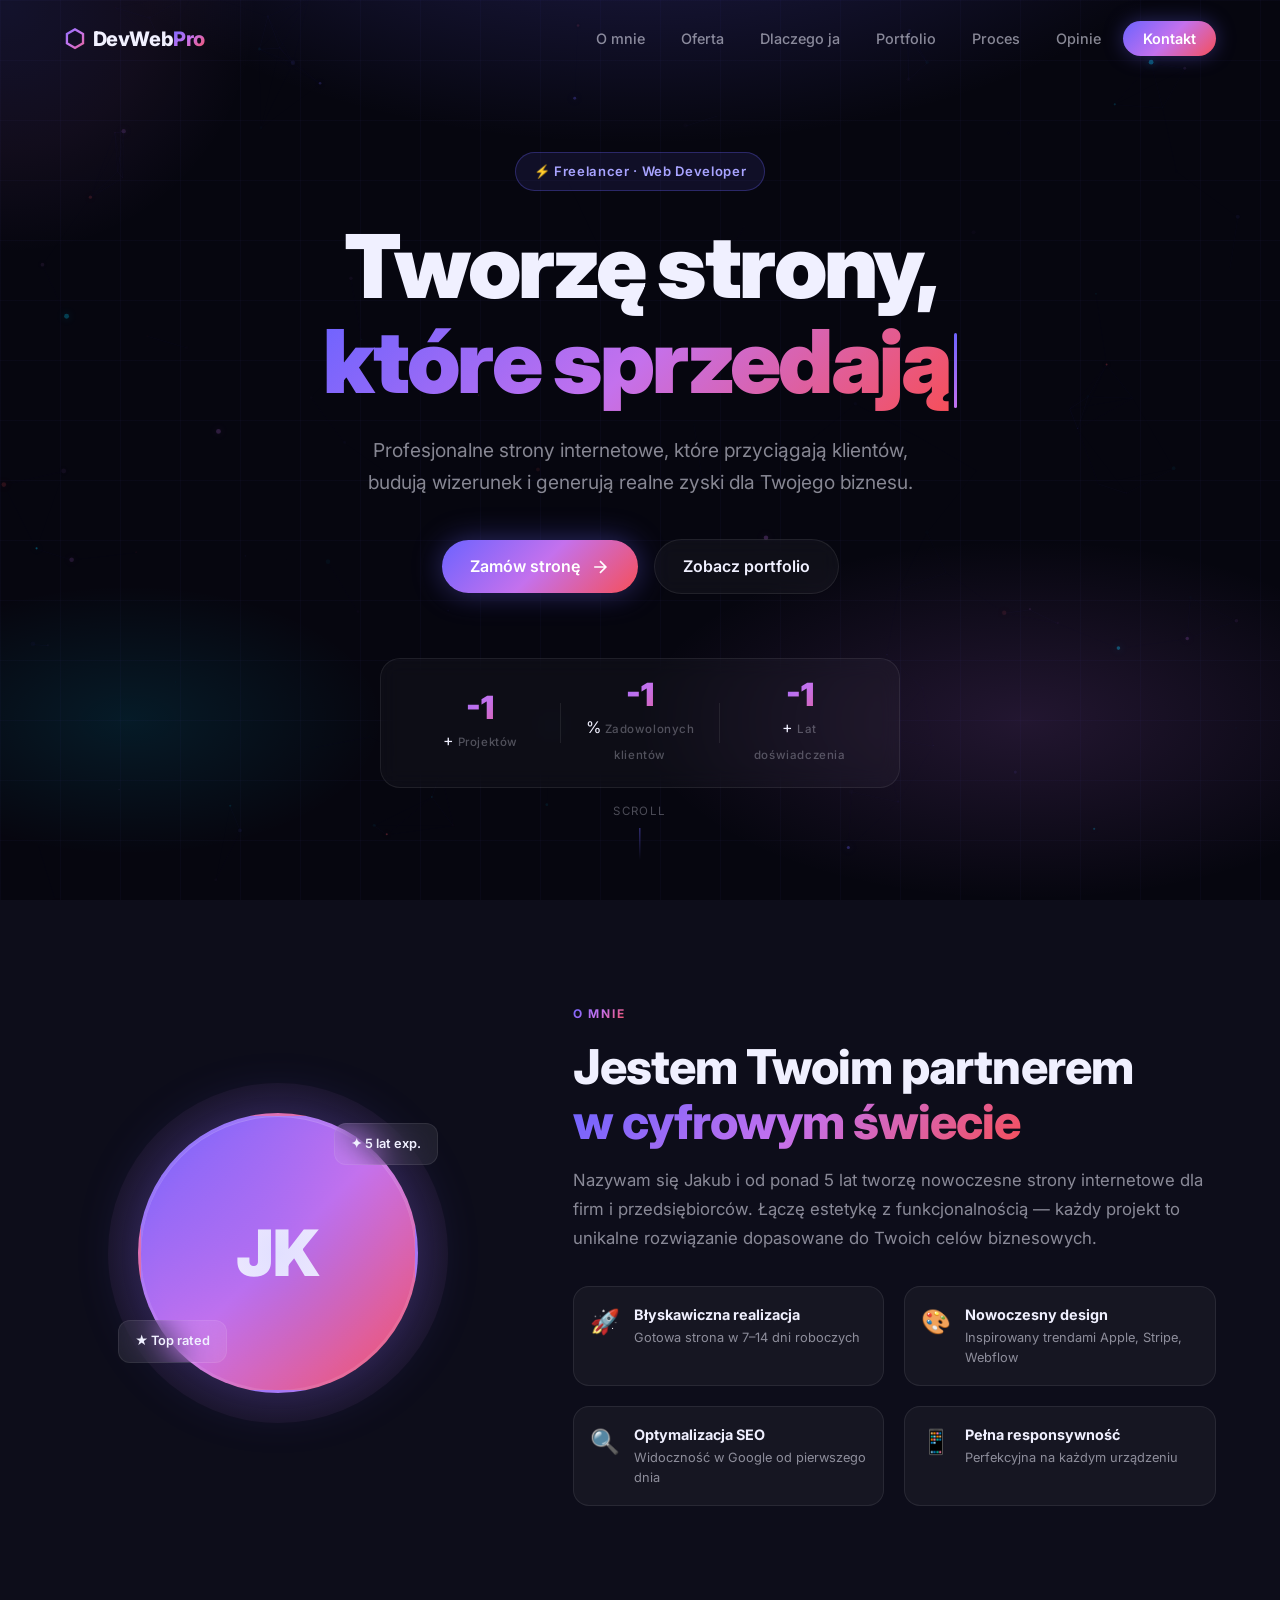
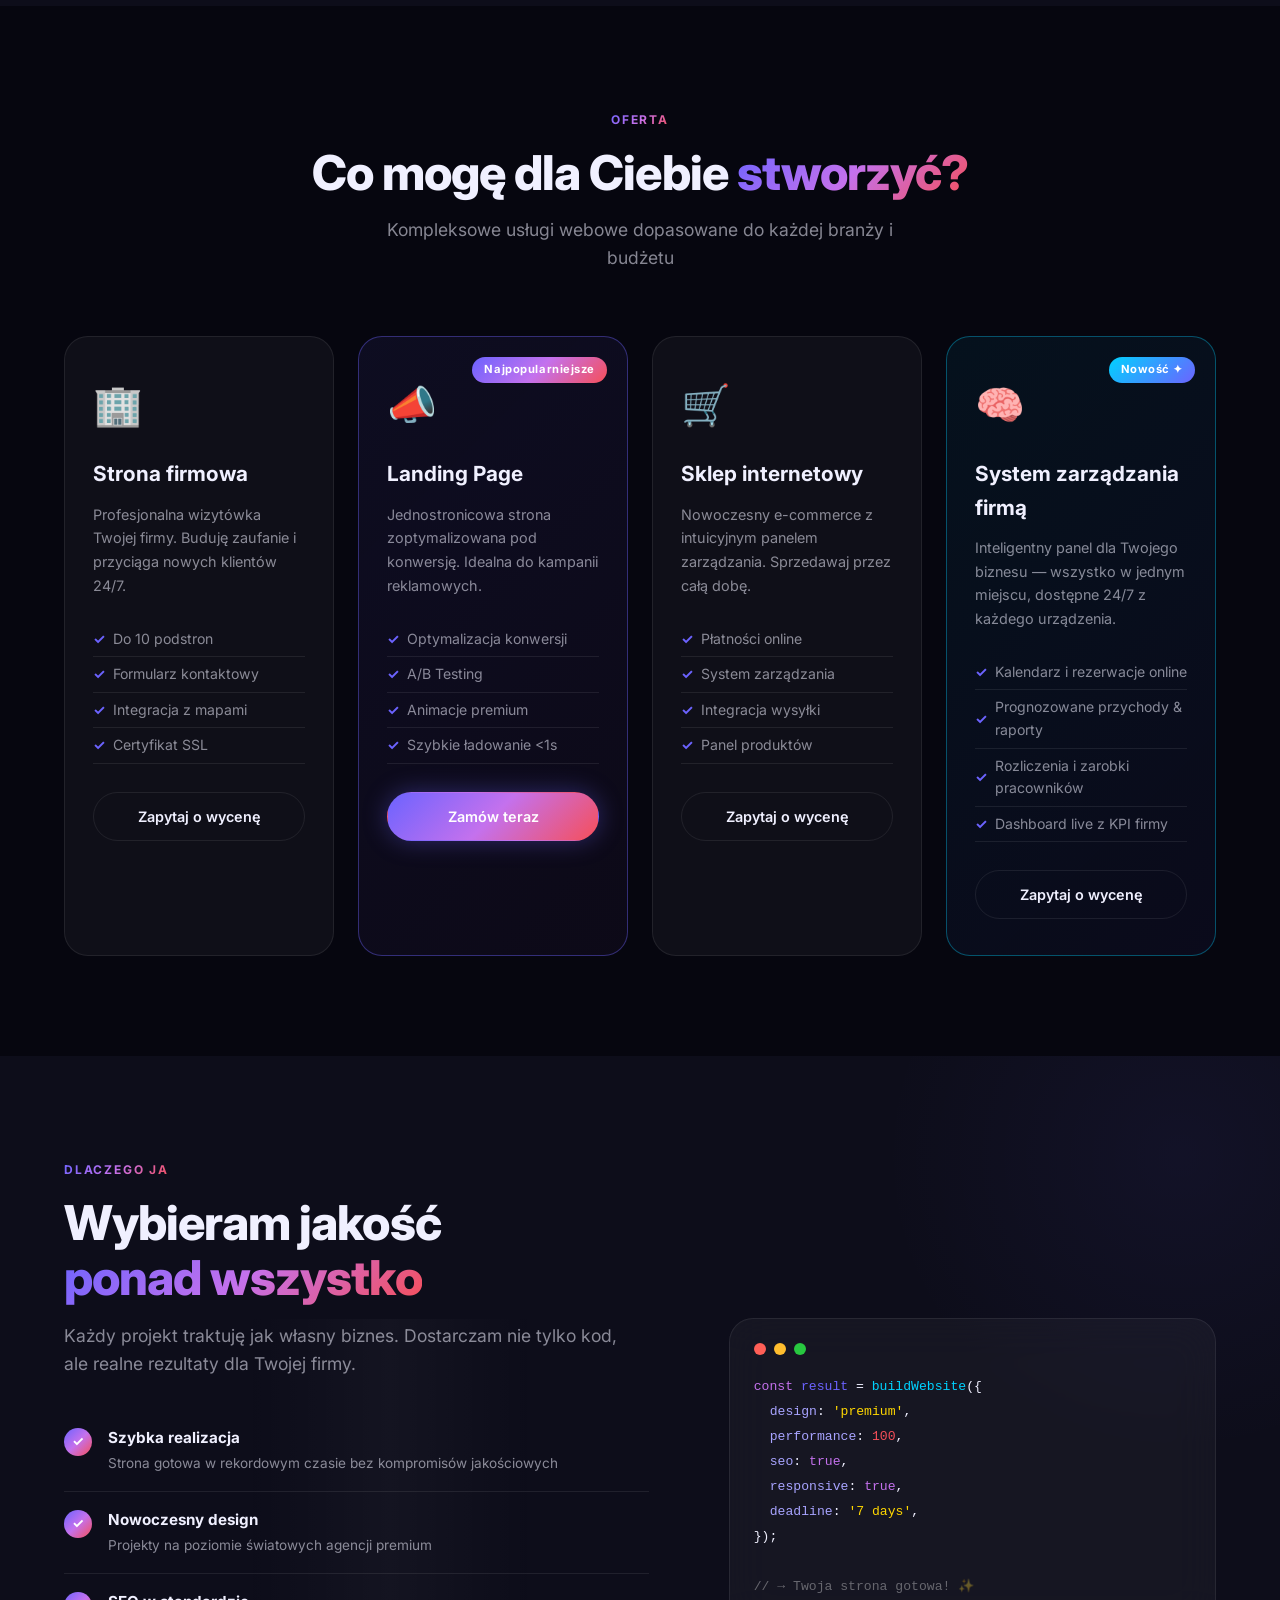
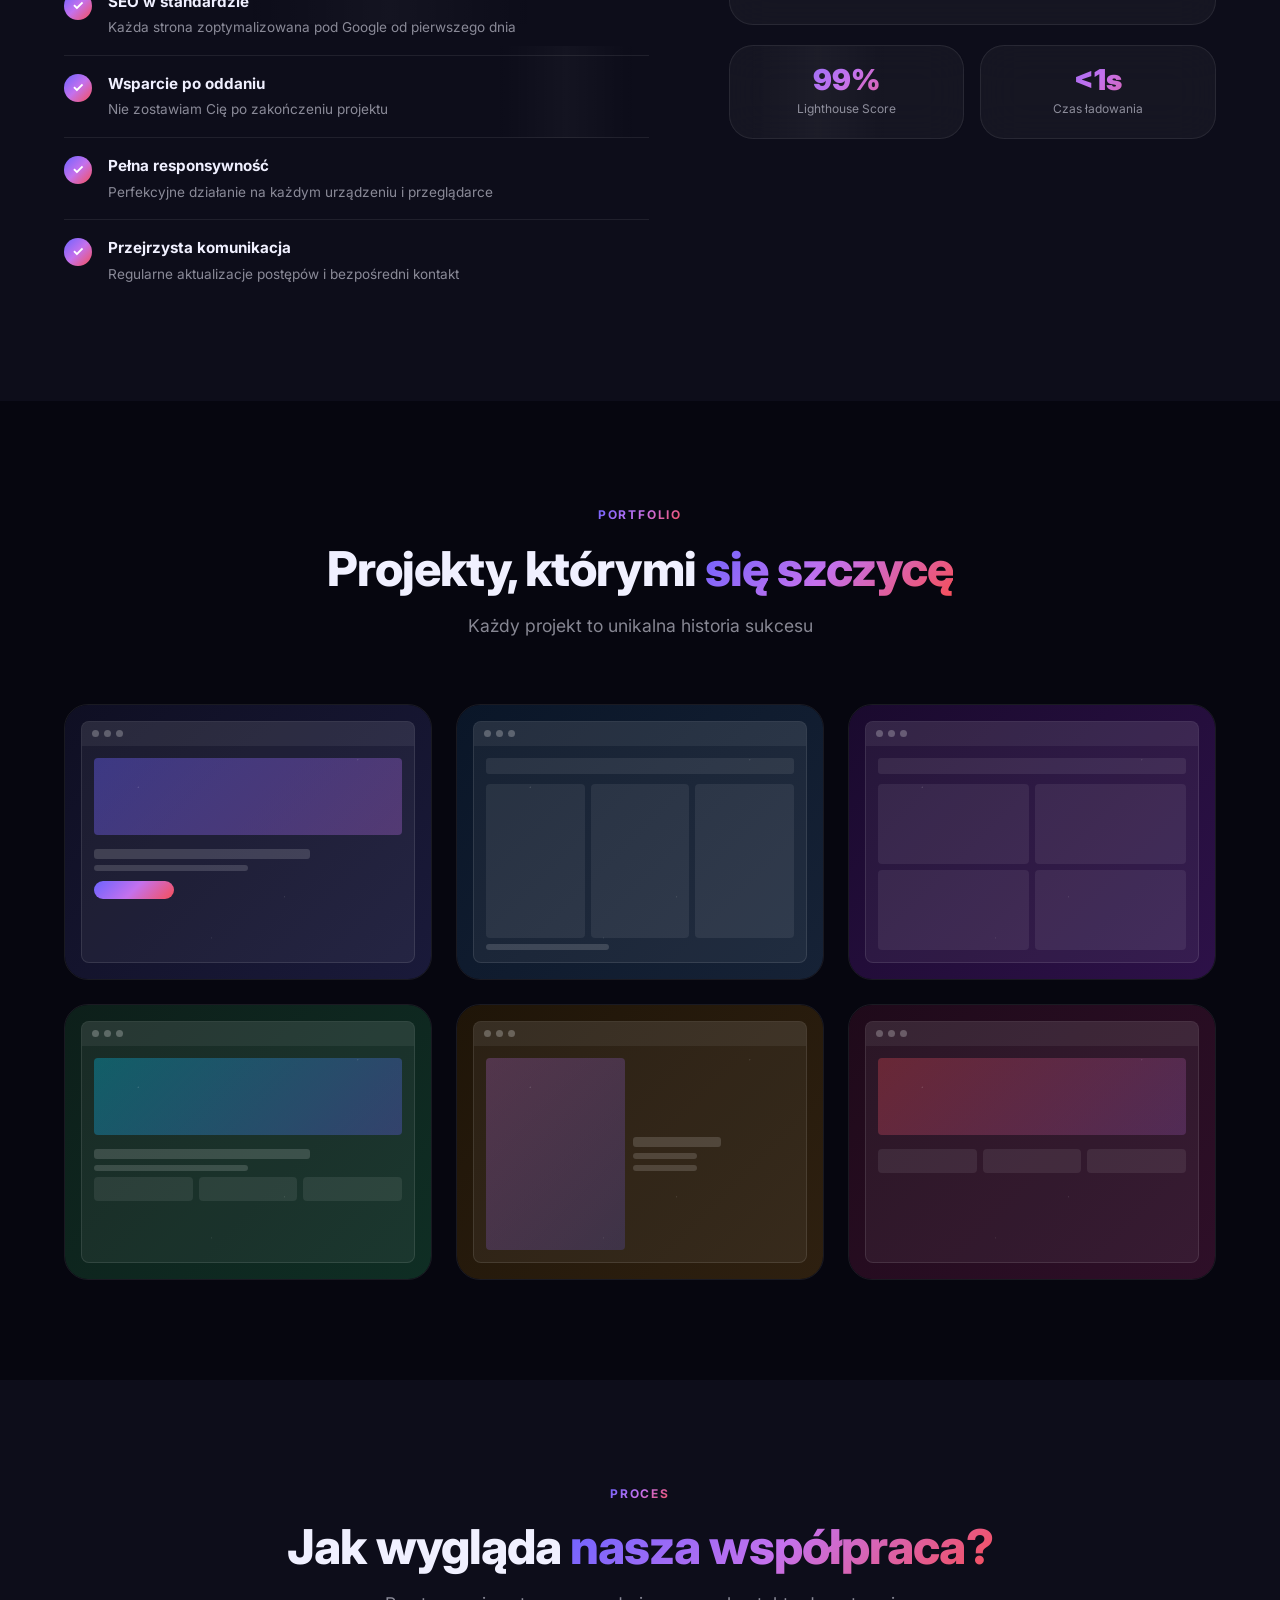
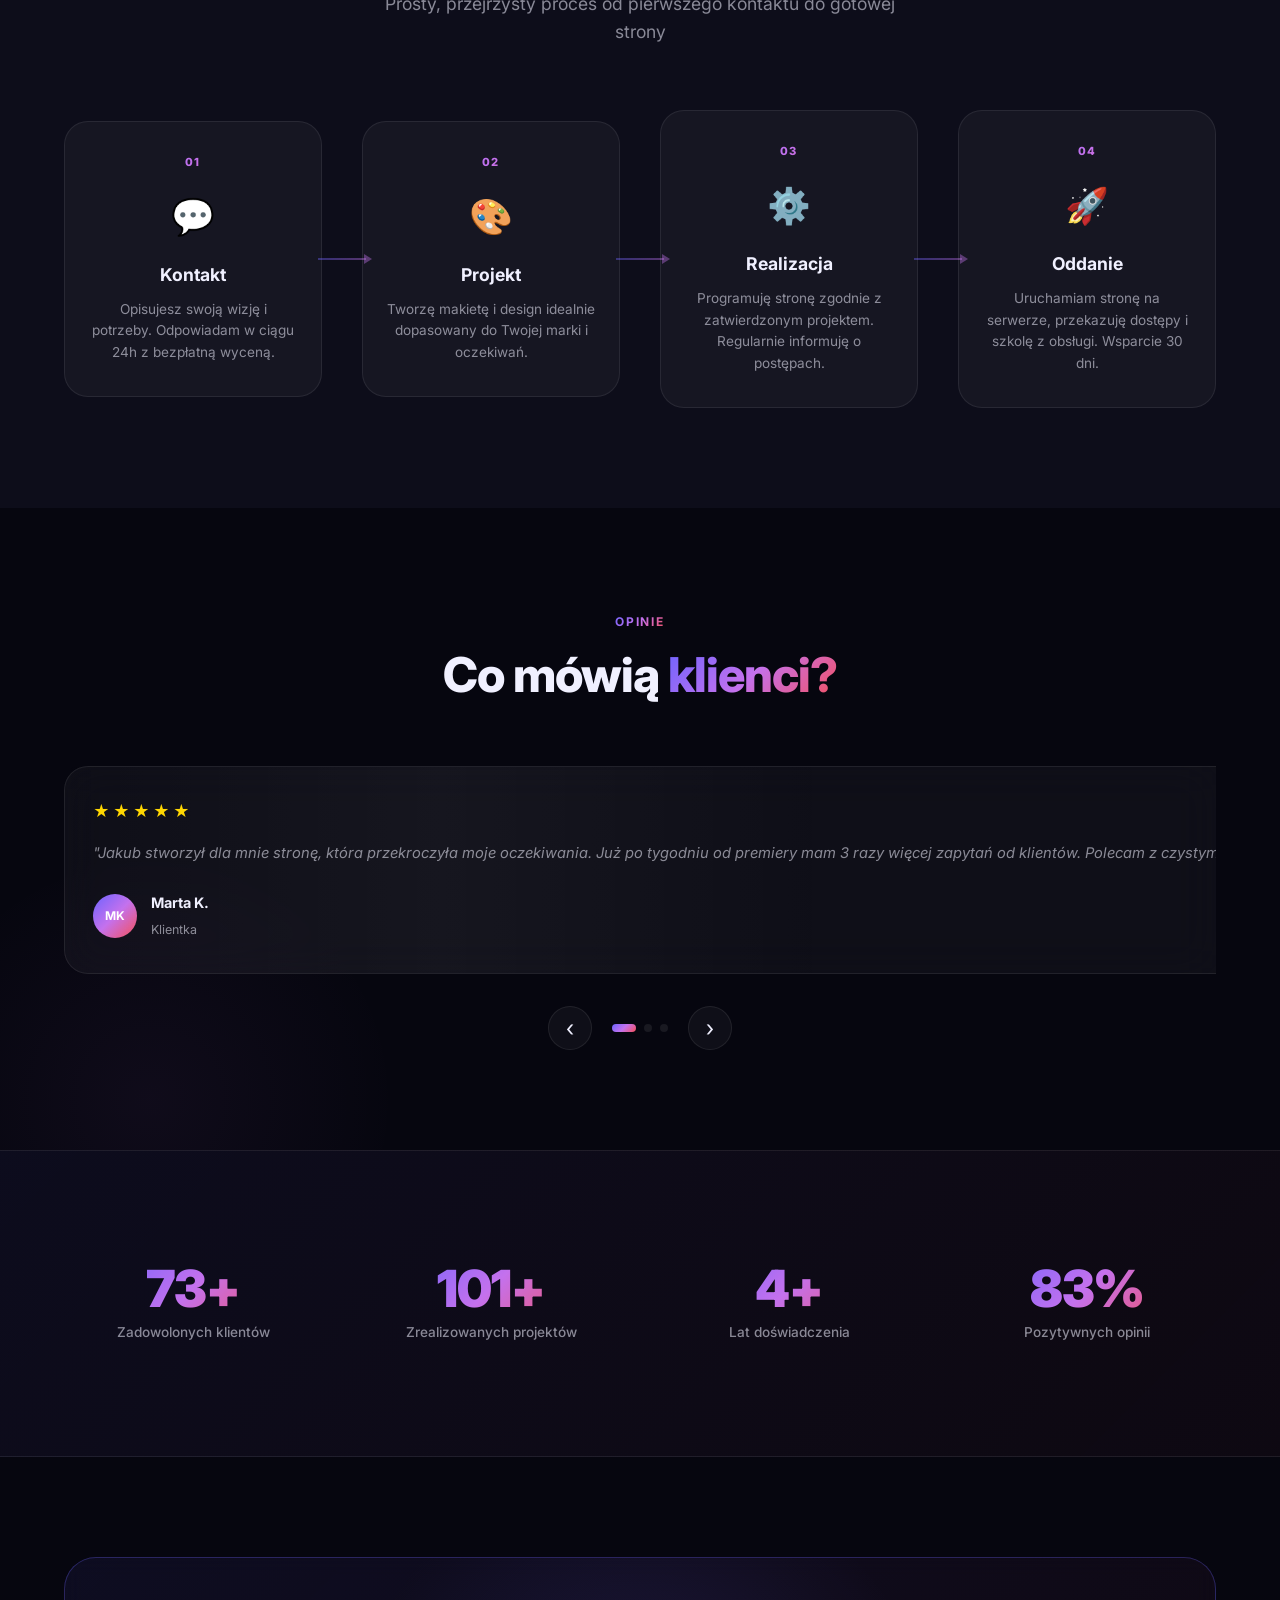
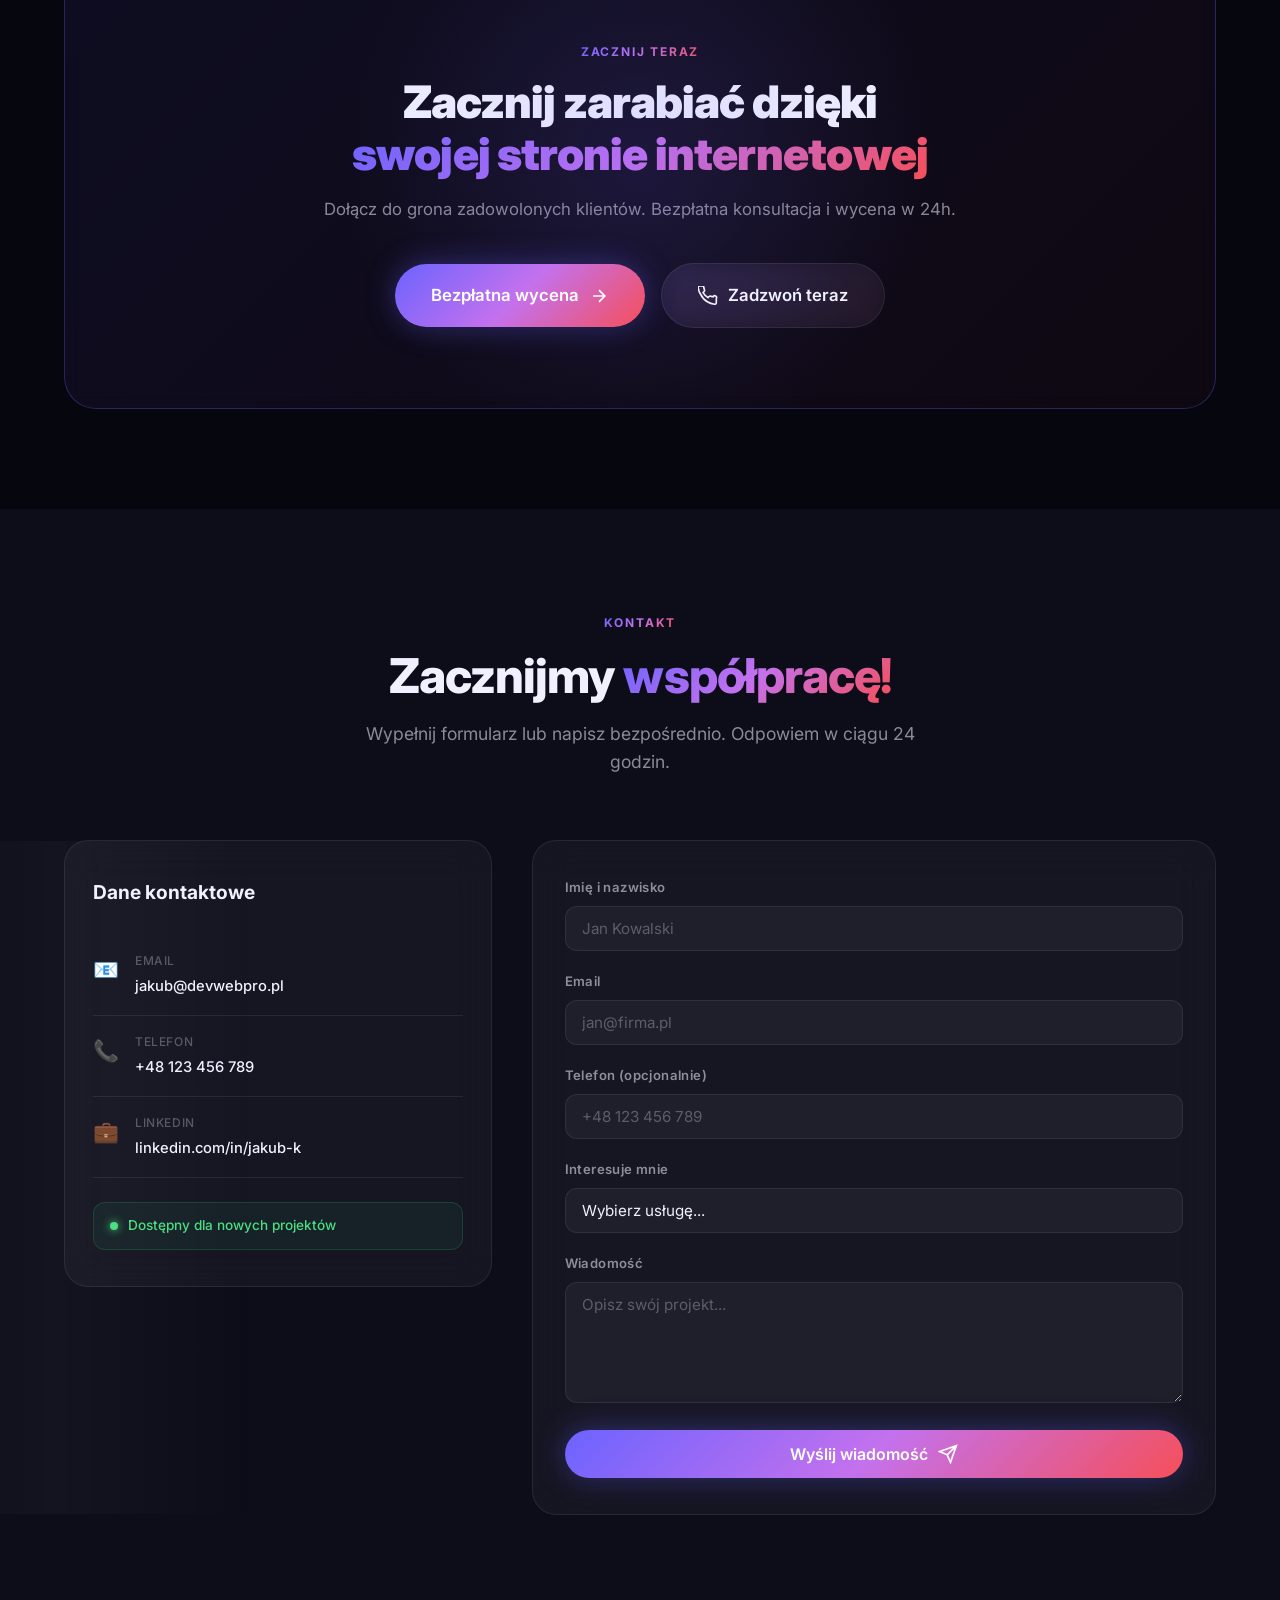
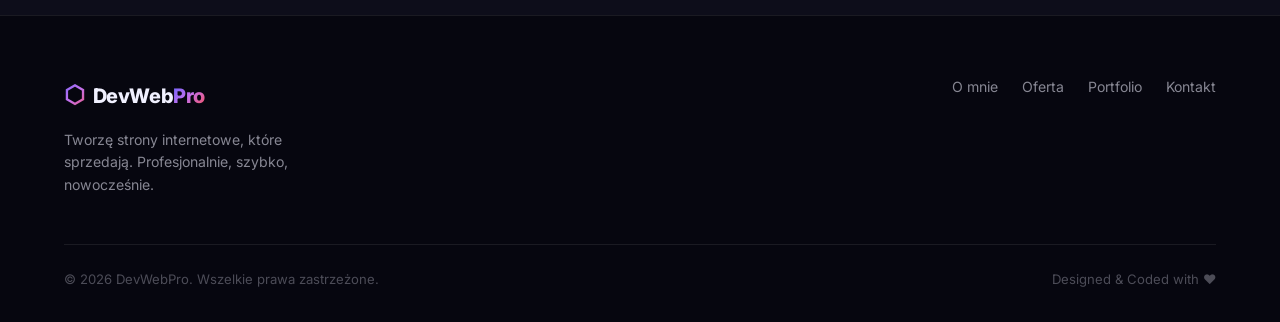
<file: backup/index.html>
<!DOCTYPE html>
<html lang="pl">
<head>
  <meta charset="UTF-8" />
  <meta name="viewport" content="width=device-width, initial-scale=1.0" />
  <title>DevWeb Pro – Tworzę strony, które sprzedają</title>
  <link rel="stylesheet" href="style.css" />
  <link rel="stylesheet" href="animations.css" />
  <link rel="preconnect" href="https://fonts.googleapis.com" />
  <link rel="preconnect" href="https://fonts.gstatic.com" crossorigin />
  <link href="https://fonts.googleapis.com/css2?family=Inter:wght@300;400;500;600;700;800;900&display=swap" rel="stylesheet" />
</head>
<body>

  <!-- CURSOR GLOW -->
  <div class="cursor-glow" id="cursorGlow"></div>

  <!-- NAVIGATION -->
  <nav class="navbar" id="navbar">
    <div class="nav-container">
      <a href="#" class="logo">
        <span class="logo-icon">⬡</span>
        <span>DevWeb<span class="logo-accent">Pro</span></span>
      </a>
      <ul class="nav-links" id="navLinks">
        <li><a href="#about" class="nav-link">O mnie</a></li>
        <li><a href="#offer" class="nav-link">Oferta</a></li>
        <li><a href="#why" class="nav-link">Dlaczego ja</a></li>
        <li><a href="#portfolio" class="nav-link">Portfolio</a></li>
        <li><a href="#process" class="nav-link">Proces</a></li>
        <li><a href="#opinions" class="nav-link">Opinie</a></li>
        <li><a href="#contact" class="nav-cta-btn">Kontakt</a></li>
      </ul>
      <button class="hamburger" id="hamburger" aria-label="Menu">
        <span></span><span></span><span></span>
      </button>
    </div>
  </nav>

  <!-- HERO -->
  <section class="hero" id="hero">
    <canvas class="hero-canvas" id="heroCanvas"></canvas>
    <div class="hero-bg-gradient"></div>
    <div class="hero-content">
      <div class="hero-badge reveal">⚡ Freelancer · Web Developer</div>
      <h1 class="hero-title reveal">
        Tworzę strony,<br />
        <span class="gradient-text">które sprzedają</span>
      </h1>
      <p class="hero-subtitle reveal">
        Profesjonalne strony internetowe, które przyciągają klientów,<br class="hide-mobile" />
        budują wizerunek i generują realne zyski dla Twojego biznesu.
      </p>
      <div class="hero-buttons reveal">
        <a href="#contact" class="btn btn-primary">
          <span>Zamów stronę</span>
          <svg width="20" height="20" viewBox="0 0 24 24" fill="none" stroke="currentColor" stroke-width="2"><path d="M5 12h14M12 5l7 7-7 7"/></svg>
        </a>
        <a href="#portfolio" class="btn btn-ghost">Zobacz portfolio</a>
      </div>
      <div class="hero-stats reveal">
        <div class="stat">
          <span class="stat-number counter" data-target="87">0</span>+
          <span class="stat-label">Projektów</span>
        </div>
        <div class="stat-divider"></div>
        <div class="stat">
          <span class="stat-number counter" data-target="100">0</span>%
          <span class="stat-label">Zadowolonych klientów</span>
        </div>
        <div class="stat-divider"></div>
        <div class="stat">
          <span class="stat-number counter" data-target="5">0</span>+
          <span class="stat-label">Lat doświadczenia</span>
        </div>
      </div>
    </div>
    <div class="hero-scroll-hint">
      <span>Scroll</span>
      <div class="scroll-line"></div>
    </div>
  </section>

  <!-- ABOUT -->
  <section class="section about" id="about">
    <div class="container">
      <div class="about-grid">
        <div class="about-visual reveal">
          <div class="about-avatar-wrapper">
            <div class="avatar-glow"></div>
            <div class="about-avatar">
              <span>JK</span>
            </div>
            <div class="about-badge-floating badge-1">
              <span>✦</span> 5 lat exp.
            </div>
            <div class="about-badge-floating badge-2">
              <span>★</span> Top rated
            </div>
          </div>
        </div>
        <div class="about-text">
          <div class="section-label reveal">O mnie</div>
          <h2 class="section-title reveal">
            Jestem Twoim partnerem<br />
            <span class="gradient-text">w cyfrowym świecie</span>
          </h2>
          <p class="about-desc reveal">
            Nazywam się Jakub i od ponad 5 lat tworzę nowoczesne strony internetowe
            dla firm i przedsiębiorców. Łączę estetykę z funkcjonalnością —
            każdy projekt to unikalne rozwiązanie dopasowane do Twoich celów biznesowych.
          </p>
          <div class="about-features">
            <div class="about-feature reveal">
              <div class="feature-icon">🚀</div>
              <div>
                <strong>Błyskawiczna realizacja</strong>
                <p>Gotowa strona w 7–14 dni roboczych</p>
              </div>
            </div>
            <div class="about-feature reveal">
              <div class="feature-icon">🎨</div>
              <div>
                <strong>Nowoczesny design</strong>
                <p>Inspirowany trendami Apple, Stripe, Webflow</p>
              </div>
            </div>
            <div class="about-feature reveal">
              <div class="feature-icon">🔍</div>
              <div>
                <strong>Optymalizacja SEO</strong>
                <p>Widoczność w Google od pierwszego dnia</p>
              </div>
            </div>
            <div class="about-feature reveal">
              <div class="feature-icon">📱</div>
              <div>
                <strong>Pełna responsywność</strong>
                <p>Perfekcyjna na każdym urządzeniu</p>
              </div>
            </div>
          </div>
        </div>
      </div>
    </div>
  </section>

  <!-- OFFER -->
  <section class="section offer" id="offer">
    <div class="container">
      <div class="section-header">
        <div class="section-label reveal">Oferta</div>
        <h2 class="section-title reveal">Co mogę dla Ciebie <span class="gradient-text">stworzyć?</span></h2>
        <p class="section-desc reveal">Kompleksowe usługi webowe dopasowane do każdej branży i budżetu</p>
      </div>
      <div class="offer-grid">
        <div class="offer-card reveal">
          <div class="card-glow"></div>
          <div class="card-icon">🏢</div>
          <h3>Strona firmowa</h3>
          <p>Profesjonalna wizytówka Twojej firmy. Buduję zaufanie i przyciąga nowych klientów 24/7.</p>
          <ul class="card-features">
            <li>Do 10 podstron</li>
            <li>Formularz kontaktowy</li>
            <li>Integracja z mapami</li>
            <li>Certyfikat SSL</li>
          </ul>
          <a href="#contact" class="card-btn">Zapytaj o wycenę</a>
        </div>
        <div class="offer-card offer-card-featured reveal">
          <div class="card-glow"></div>
          <div class="card-badge">Najpopularniejsze</div>
          <div class="card-icon">📣</div>
          <h3>Landing Page</h3>
          <p>Jednostronicowa strona zoptymalizowana pod konwersję. Idealna do kampanii reklamowych.</p>
          <ul class="card-features">
            <li>Optymalizacja konwersji</li>
            <li>A/B Testing</li>
            <li>Animacje premium</li>
            <li>Szybkie ładowanie &lt;1s</li>
          </ul>
          <a href="#contact" class="card-btn card-btn-primary">Zamów teraz</a>
        </div>
        <div class="offer-card reveal">
          <div class="card-glow"></div>
          <div class="card-icon">🛒</div>
          <h3>Sklep internetowy</h3>
          <p>Nowoczesny e-commerce z intuicyjnym panelem zarządzania. Sprzedawaj przez całą dobę.</p>
          <ul class="card-features">
            <li>Płatności online</li>
            <li>System zarządzania</li>
            <li>Integracja wysyłki</li>
            <li>Panel produktów</li>
          </ul>
          <a href="#contact" class="card-btn">Zapytaj o wycenę</a>
        </div>
        <div class="offer-card offer-card-special reveal">
          <div class="card-glow"></div>
          <div class="card-badge card-badge-special">Nowość ✦</div>
          <div class="card-icon">🧠</div>
          <h3>System zarządzania firmą</h3>
          <p>Inteligentny panel dla Twojego biznesu — wszystko w jednym miejscu, dostępne 24/7 z każdego urządzenia.</p>
          <ul class="card-features">
            <li>Kalendarz i rezerwacje online</li>
            <li>Prognozowane przychody & raporty</li>
            <li>Rozliczenia i zarobki pracowników</li>
            <li>Dashboard live z KPI firmy</li>
          </ul>
          <a href="#contact" class="card-btn">Zapytaj o wycenę</a>
        </div>
      </div>
    </div>
  </section>

  <!-- WHY ME -->
  <section class="section why" id="why">
    <div class="container">
      <div class="why-grid">
        <div class="why-text">
          <div class="section-label reveal">Dlaczego ja</div>
          <h2 class="section-title reveal">Wybieram jakość<br /><span class="gradient-text">ponad wszystko</span></h2>
          <p class="section-desc reveal">
            Każdy projekt traktuję jak własny biznes. Dostarczam nie tylko kod,
            ale realne rezultaty dla Twojej firmy.
          </p>
          <div class="why-benefits">
            <div class="why-benefit reveal">
              <div class="benefit-check">✓</div>
              <div>
                <strong>Szybka realizacja</strong>
                <p>Strona gotowa w rekordowym czasie bez kompromisów jakościowych</p>
              </div>
            </div>
            <div class="why-benefit reveal">
              <div class="benefit-check">✓</div>
              <div>
                <strong>Nowoczesny design</strong>
                <p>Projekty na poziomie światowych agencji premium</p>
              </div>
            </div>
            <div class="why-benefit reveal">
              <div class="benefit-check">✓</div>
              <div>
                <strong>SEO w standardzie</strong>
                <p>Każda strona zoptymalizowana pod Google od pierwszego dnia</p>
              </div>
            </div>
            <div class="why-benefit reveal">
              <div class="benefit-check">✓</div>
              <div>
                <strong>Wsparcie po oddaniu</strong>
                <p>Nie zostawiam Cię po zakończeniu projektu</p>
              </div>
            </div>
            <div class="why-benefit reveal">
              <div class="benefit-check">✓</div>
              <div>
                <strong>Pełna responsywność</strong>
                <p>Perfekcyjne działanie na każdym urządzeniu i przeglądarce</p>
              </div>
            </div>
            <div class="why-benefit reveal">
              <div class="benefit-check">✓</div>
              <div>
                <strong>Przejrzysta komunikacja</strong>
                <p>Regularne aktualizacje postępów i bezpośredni kontakt</p>
              </div>
            </div>
          </div>
        </div>
        <div class="why-visual reveal">
          <div class="why-card glass-card">
            <div class="why-card-header">
              <span class="wc-dot red"></span>
              <span class="wc-dot yellow"></span>
              <span class="wc-dot green"></span>
            </div>
            <div class="code-lines">
              <div class="code-line"><span class="code-kw">const</span> <span class="code-var">result</span> = <span class="code-fn">buildWebsite</span>({</div>
              <div class="code-line pl-2"><span class="code-prop">design</span>: <span class="code-str">'premium'</span>,</div>
              <div class="code-line pl-2"><span class="code-prop">performance</span>: <span class="code-num">100</span>,</div>
              <div class="code-line pl-2"><span class="code-prop">seo</span>: <span class="code-bool">true</span>,</div>
              <div class="code-line pl-2"><span class="code-prop">responsive</span>: <span class="code-bool">true</span>,</div>
              <div class="code-line pl-2"><span class="code-prop">deadline</span>: <span class="code-str">'7 days'</span>,</div>
              <div class="code-line">});</div>
              <div class="code-line">&nbsp;</div>
              <div class="code-line"><span class="code-comment">// → Twoja strona gotowa! ✨</span></div>
            </div>
          </div>
          <div class="why-stats-mini">
            <div class="mini-stat glass-card">
              <div class="mini-stat-value gradient-text">99%</div>
              <div class="mini-stat-label">Lighthouse Score</div>
            </div>
            <div class="mini-stat glass-card">
              <div class="mini-stat-value gradient-text">&lt;1s</div>
              <div class="mini-stat-label">Czas ładowania</div>
            </div>
          </div>
        </div>
      </div>
    </div>
  </section>

  <!-- PORTFOLIO -->
  <section class="section portfolio" id="portfolio">
    <div class="container">
      <div class="section-header">
        <div class="section-label reveal">Portfolio</div>
        <h2 class="section-title reveal">Projekty, którymi <span class="gradient-text">się szczycę</span></h2>
        <p class="section-desc reveal">Każdy projekt to unikalna historia sukcesu</p>
      </div>
      <div class="portfolio-grid">
        <div class="portfolio-item reveal" data-category="landing">
          <div class="portfolio-img">
            <div class="portfolio-mock mock-1">
              <div class="mock-browser">
                <div class="mock-bar"><span></span><span></span><span></span></div>
                <div class="mock-content">
                  <div class="mock-hero-bg"></div>
                  <div class="mock-line fat"></div>
                  <div class="mock-line medium"></div>
                  <div class="mock-btn-rect"></div>
                </div>
              </div>
            </div>
          </div>
          <div class="portfolio-overlay">
            <div class="portfolio-info">
              <span class="portfolio-tag">Landing Page</span>
              <h3>FitLife Studio</h3>
              <p>Landing page dla siłowni premium z animacjami i formularzem zapisu</p>
              <a href="#contact" class="portfolio-link">Zamów similar →</a>
            </div>
          </div>
        </div>
        <div class="portfolio-item reveal" data-category="corporate">
          <div class="portfolio-img">
            <div class="portfolio-mock mock-2">
              <div class="mock-browser">
                <div class="mock-bar"><span></span><span></span><span></span></div>
                <div class="mock-content">
                  <div class="mock-nav"></div>
                  <div class="mock-cards">
                    <div class="mock-card-sm"></div>
                    <div class="mock-card-sm"></div>
                    <div class="mock-card-sm"></div>
                  </div>
                  <div class="mock-line thin"></div>
                </div>
              </div>
            </div>
          </div>
          <div class="portfolio-overlay">
            <div class="portfolio-info">
              <span class="portfolio-tag">Strona firmowa</span>
              <h3>TechCorp Solutions</h3>
              <p>Wielojęzyczna strona korporacyjna z systemem CMS</p>
              <a href="#contact" class="portfolio-link">Zamów similar →</a>
            </div>
          </div>
        </div>
        <div class="portfolio-item reveal" data-category="shop">
          <div class="portfolio-img">
            <div class="portfolio-mock mock-3">
              <div class="mock-browser">
                <div class="mock-bar"><span></span><span></span><span></span></div>
                <div class="mock-content">
                  <div class="mock-nav"></div>
                  <div class="mock-product-grid">
                    <div class="mock-product"></div>
                    <div class="mock-product"></div>
                    <div class="mock-product"></div>
                    <div class="mock-product"></div>
                  </div>
                </div>
              </div>
            </div>
          </div>
          <div class="portfolio-overlay">
            <div class="portfolio-info">
              <span class="portfolio-tag">Sklep online</span>
              <h3>LuxeShop</h3>
              <p>Sklep z odzieżą premium, integracja płatności Stripe</p>
              <a href="#contact" class="portfolio-link">Zamów similar →</a>
            </div>
          </div>
        </div>
        <div class="portfolio-item reveal" data-category="landing">
          <div class="portfolio-img">
            <div class="portfolio-mock mock-4">
              <div class="mock-browser">
                <div class="mock-bar"><span></span><span></span><span></span></div>
                <div class="mock-content">
                  <div class="mock-hero-bg2"></div>
                  <div class="mock-line fat"></div>
                  <div class="mock-line medium"></div>
                  <div class="mock-stats-row">
                    <div class="mock-stat-box"></div>
                    <div class="mock-stat-box"></div>
                    <div class="mock-stat-box"></div>
                  </div>
                </div>
              </div>
            </div>
          </div>
          <div class="portfolio-overlay">
            <div class="portfolio-info">
              <span class="portfolio-tag">SaaS Landing</span>
              <h3>CloudSync App</h3>
              <p>Landing page dla aplikacji SaaS z sekcją pricing</p>
              <a href="#contact" class="portfolio-link">Zamów similar →</a>
            </div>
          </div>
        </div>
        <div class="portfolio-item reveal" data-category="corporate">
          <div class="portfolio-img">
            <div class="portfolio-mock mock-5">
              <div class="mock-browser">
                <div class="mock-bar"><span></span><span></span><span></span></div>
                <div class="mock-content">
                  <div class="mock-split">
                    <div class="mock-split-img"></div>
                    <div class="mock-split-text">
                      <div class="mock-line fat short"></div>
                      <div class="mock-line thin"></div>
                      <div class="mock-line thin"></div>
                    </div>
                  </div>
                </div>
              </div>
            </div>
          </div>
          <div class="portfolio-overlay">
            <div class="portfolio-info">
              <span class="portfolio-tag">Portfolio</span>
              <h3>Studio Architektury</h3>
              <p>Eleganckie portfolio dla biura architektonicznego</p>
              <a href="#contact" class="portfolio-link">Zamów similar →</a>
            </div>
          </div>
        </div>
        <div class="portfolio-item reveal" data-category="shop">
          <div class="portfolio-img">
            <div class="portfolio-mock mock-6">
              <div class="mock-browser">
                <div class="mock-bar"><span></span><span></span><span></span></div>
                <div class="mock-content">
                  <div class="mock-hero-bg3"></div>
                  <div class="mock-features-row">
                    <div class="mock-feature-box"></div>
                    <div class="mock-feature-box"></div>
                    <div class="mock-feature-box"></div>
                  </div>
                </div>
              </div>
            </div>
          </div>
          <div class="portfolio-overlay">
            <div class="portfolio-info">
              <span class="portfolio-tag">Restauracja</span>
              <h3>Bistro Moderne</h3>
              <p>Strona restauracji z systemem rezerwacji online</p>
              <a href="#contact" class="portfolio-link">Zamów similar →</a>
            </div>
          </div>
        </div>
      </div>
    </div>
  </section>

  <!-- PROCESS -->
  <section class="section process" id="process">
    <div class="container">
      <div class="section-header">
        <div class="section-label reveal">Proces</div>
        <h2 class="section-title reveal">Jak wygląda <span class="gradient-text">nasza współpraca?</span></h2>
        <p class="section-desc reveal">Prosty, przejrzysty proces od pierwszego kontaktu do gotowej strony</p>
      </div>
      <div class="process-steps">
        <div class="process-step reveal">
          <div class="step-number">01</div>
          <div class="step-icon">💬</div>
          <h3>Kontakt</h3>
          <p>Opisujesz swoją wizję i potrzeby. Odpowiadam w ciągu 24h z bezpłatną wyceną.</p>
        </div>
        <div class="process-connector reveal"></div>
        <div class="process-step reveal">
          <div class="step-number">02</div>
          <div class="step-icon">🎨</div>
          <h3>Projekt</h3>
          <p>Tworzę makietę i design idealnie dopasowany do Twojej marki i oczekiwań.</p>
        </div>
        <div class="process-connector reveal"></div>
        <div class="process-step reveal">
          <div class="step-number">03</div>
          <div class="step-icon">⚙️</div>
          <h3>Realizacja</h3>
          <p>Programuję stronę zgodnie z zatwierdzonym projektem. Regularnie informuję o postępach.</p>
        </div>
        <div class="process-connector reveal"></div>
        <div class="process-step reveal">
          <div class="step-number">04</div>
          <div class="step-icon">🚀</div>
          <h3>Oddanie</h3>
          <p>Uruchamiam stronę na serwerze, przekazuję dostępy i szkolę z obsługi. Wsparcie 30 dni.</p>
        </div>
      </div>
    </div>
  </section>

  <!-- OPINIONS -->
  <section class="section opinions" id="opinions">
    <div class="container">
      <div class="section-header">
        <div class="section-label reveal">Opinie</div>
        <h2 class="section-title reveal">Co mówią <span class="gradient-text">klienci?</span></h2>
      </div>
      <div class="opinions-slider-wrapper reveal">
        <div class="opinions-slider" id="opinionsSlider">
          <div class="opinion-card glass-card">
            <div class="opinion-stars">★★★★★</div>
            <p class="opinion-text">"Jakub stworzył dla mnie stronę, która przekroczyła moje oczekiwania. Już po tygodniu od premiery mam 3 razy więcej zapytań od klientów. Polecam z czystym sumieniem!"</p>
            <div class="opinion-author">
              <div class="author-avatar">MK</div>
              <div>
                <strong>Marta K.</strong>
                <span>Klientka</span>
              </div>
            </div>
          </div>
          <div class="opinion-card glass-card">
            <div class="opinion-stars">★★★★★</div>
            <p class="opinion-text">"Profesjonalizm na najwyższym poziomie. Strona została dostarczona przed terminem, wygląda fantastycznie i działa błyskawicznie. Jakub to prawdziwy ekspert w swoim fachu."</p>
            <div class="opinion-author">
              <div class="author-avatar">TN</div>
              <div>
                <strong>Tomasz N.</strong>
                <span>Klient</span>
              </div>
            </div>
          </div>
          <div class="opinion-card glass-card">
            <div class="opinion-stars">★★★★★</div>
            <p class="opinion-text">"Zamawiałem landing page pod kampanię Google Ads. Konwersja wzrosła z 1.2% do 4.7%! To mówi samo za siebie. Jakub naprawdę rozumie co robi i zależy mu na wynikach klienta."</p>
            <div class="opinion-author">
              <div class="author-avatar">PW</div>
              <div>
                <strong>Piotr W.</strong>
                <span>Klient</span>
              </div>
            </div>
          </div>
          <div class="opinion-card glass-card">
            <div class="opinion-stars">★★★★★</div>
            <p class="opinion-text">"Drugi projekt z Jakubem i znowu jestem zachwycona. Sklep internetowy działa perfekcyjnie, klienci chwalą intuicyjność, a sprzedaż wzrosła o 60% w pierwszym miesiącu."</p>
            <div class="opinion-author">
              <div class="author-avatar">AZ</div>
              <div>
                <strong>Anna Z.</strong>
                <span>Klientka</span>
              </div>
            </div>
          </div>
          <div class="opinion-card glass-card">
            <div class="opinion-stars">★★★★★</div>
            <p class="opinion-text">"Szybko, tanio, świetna jakość — zazwyczaj można wybrać tylko dwa z trzech. Jakub jakoś oferuje wszystkie trzy naraz. Strona gotowa w 9 dni, wygląda jak za 20k a kosztowała ułamek tego!"</p>
            <div class="opinion-author">
              <div class="author-avatar">KM</div>
              <div>
                <strong>Kamil M.</strong>
                <span>Klient</span>
              </div>
            </div>
          </div>
        </div>
        <div class="slider-controls">
          <button class="slider-btn" id="sliderPrev" aria-label="Poprzedni">‹</button>
          <div class="slider-dots" id="sliderDots"></div>
          <button class="slider-btn" id="sliderNext" aria-label="Następny">›</button>
        </div>
      </div>
    </div>
  </section>

  <!-- COUNTER SECTION -->
  <section class="section counters">
    <div class="container">
      <div class="counters-grid">
        <div class="counter-item reveal">
          <div class="counter-value gradient-text">
            <span class="counter" data-target="87">0</span>+
          </div>
          <div class="counter-label">Zadowolonych klientów</div>
        </div>
        <div class="counter-item reveal">
          <div class="counter-value gradient-text">
            <span class="counter" data-target="120">0</span>+
          </div>
          <div class="counter-label">Zrealizowanych projektów</div>
        </div>
        <div class="counter-item reveal">
          <div class="counter-value gradient-text">
            <span class="counter" data-target="5">0</span>+
          </div>
          <div class="counter-label">Lat doświadczenia</div>
        </div>
        <div class="counter-item reveal">
          <div class="counter-value gradient-text">
            <span class="counter" data-target="99">0</span>%
          </div>
          <div class="counter-label">Pozytywnych opinii</div>
        </div>
      </div>
    </div>
  </section>

  <!-- CTA SECTION -->
  <section class="section cta-section">
    <div class="container">
      <div class="cta-wrapper reveal">
        <div class="cta-glow"></div>
        <div class="cta-content">
          <div class="section-label">Zacznij teraz</div>
          <h2 class="cta-title">Zacznij zarabiać dzięki<br /><span class="gradient-text">swojej stronie internetowej</span></h2>
          <p class="cta-desc">Dołącz do grona zadowolonych klientów. Bezpłatna konsultacja i wycena w 24h.</p>
          <div class="cta-buttons">
            <a href="#contact" class="btn btn-primary btn-lg">
              <span>Bezpłatna wycena</span>
              <svg width="20" height="20" viewBox="0 0 24 24" fill="none" stroke="currentColor" stroke-width="2"><path d="M5 12h14M12 5l7 7-7 7"/></svg>
            </a>
            <a href="tel:+48123456789" class="btn btn-ghost btn-lg">
              <svg width="20" height="20" viewBox="0 0 24 24" fill="none" stroke="currentColor" stroke-width="2"><path d="M22 16.92v3a2 2 0 01-2.18 2 19.79 19.79 0 01-8.63-3.07A19.5 19.5 0 013.07 9.81 19.79 19.79 0 01.03 1.2 2 2 0 012 0h3a2 2 0 012 1.72 12.84 12.84 0 00.7 2.81 2 2 0 01-.45 2.11L6.09 7.91a16 16 0 006 6l1.27-1.27a2 2 0 012.11-.45 12.84 12.84 0 002.81.7A2 2 0 0122 14.92v2z"/></svg>
              Zadzwoń teraz
            </a>
          </div>
        </div>
      </div>
    </div>
  </section>

  <!-- CONTACT -->
  <section class="section contact" id="contact">
    <div class="container">
      <div class="section-header">
        <div class="section-label reveal">Kontakt</div>
        <h2 class="section-title reveal">Zacznijmy <span class="gradient-text">współpracę!</span></h2>
        <p class="section-desc reveal">Wypełnij formularz lub napisz bezpośrednio. Odpowiem w ciągu 24 godzin.</p>
      </div>
      <div class="contact-grid">
        <div class="contact-info reveal">
          <div class="contact-card glass-card">
            <h3>Dane kontaktowe</h3>
            <div class="contact-item">
              <div class="contact-icon">📧</div>
              <div>
                <span class="contact-label">Email</span>
                <a href="mailto:jakub@devwebpro.pl">jakub@devwebpro.pl</a>
              </div>
            </div>
            <div class="contact-item">
              <div class="contact-icon">📞</div>
              <div>
                <span class="contact-label">Telefon</span>
                <a href="tel:+48123456789">+48 123 456 789</a>
              </div>
            </div>
            <div class="contact-item">
              <div class="contact-icon">💼</div>
              <div>
                <span class="contact-label">LinkedIn</span>
                <a href="#">linkedin.com/in/jakub-k</a>
              </div>
            </div>
            <div class="contact-availability">
              <div class="availability-dot"></div>
              <span>Dostępny dla nowych projektów</span>
            </div>
          </div>
        </div>
        <div class="contact-form-wrapper reveal">
          <form class="contact-form glass-card" id="contactForm" novalidate>
            <div class="form-group">
              <label for="name">Imię i nazwisko</label>
              <input type="text" id="name" name="name" placeholder="Jan Kowalski" required autocomplete="name" />
            </div>
            <div class="form-group">
              <label for="email">Email</label>
              <input type="email" id="email" name="email" placeholder="jan@firma.pl" required autocomplete="email" />
            </div>
            <div class="form-group">
              <label for="phone">Telefon (opcjonalnie)</label>
              <input type="tel" id="phone" name="phone" placeholder="+48 123 456 789" autocomplete="tel" />
            </div>
            <div class="form-group">
              <label for="service">Interesuje mnie</label>
              <select id="service" name="service">
                <option value="">Wybierz usługę...</option>
                <option value="landing">Landing Page</option>
                <option value="corporate">Strona firmowa</option>
                <option value="shop">Sklep internetowy</option>
                <option value="other">Inne</option>
              </select>
            </div>
            <div class="form-group">
              <label for="message">Wiadomość</label>
              <textarea id="message" name="message" placeholder="Opisz swój projekt..." required rows="5"></textarea>
            </div>
            <button type="submit" class="btn btn-primary btn-full">
              <span>Wyślij wiadomość</span>
              <svg width="20" height="20" viewBox="0 0 24 24" fill="none" stroke="currentColor" stroke-width="2"><path d="M22 2L11 13M22 2L15 22l-4-9-9-4 20-7z"/></svg>
            </button>
            <div class="form-success" id="formSuccess">
              <span>✅</span> Wiadomość wysłana! Odezwę się w ciągu 24h.
            </div>
          </form>
        </div>
      </div>
    </div>
  </section>

  <!-- FOOTER -->
  <footer class="footer">
    <div class="container">
      <div class="footer-content">
        <div class="footer-brand">
          <a href="#" class="logo">
            <span class="logo-icon">⬡</span>
            <span>DevWeb<span class="logo-accent">Pro</span></span>
          </a>
          <p>Tworzę strony internetowe, które sprzedają. Profesjonalnie, szybko, nowocześnie.</p>
        </div>
        <div class="footer-links">
          <a href="#about">O mnie</a>
          <a href="#offer">Oferta</a>
          <a href="#portfolio">Portfolio</a>
          <a href="#contact">Kontakt</a>
        </div>
      </div>
      <div class="footer-bottom">
        <p>&copy; 2026 DevWebPro. Wszelkie prawa zastrzeżone.</p>
        <p>Designed & Coded with ❤️</p>
      </div>
    </div>
  </footer>

  <script src="script.js"></script>
</body>
</html>
</file>
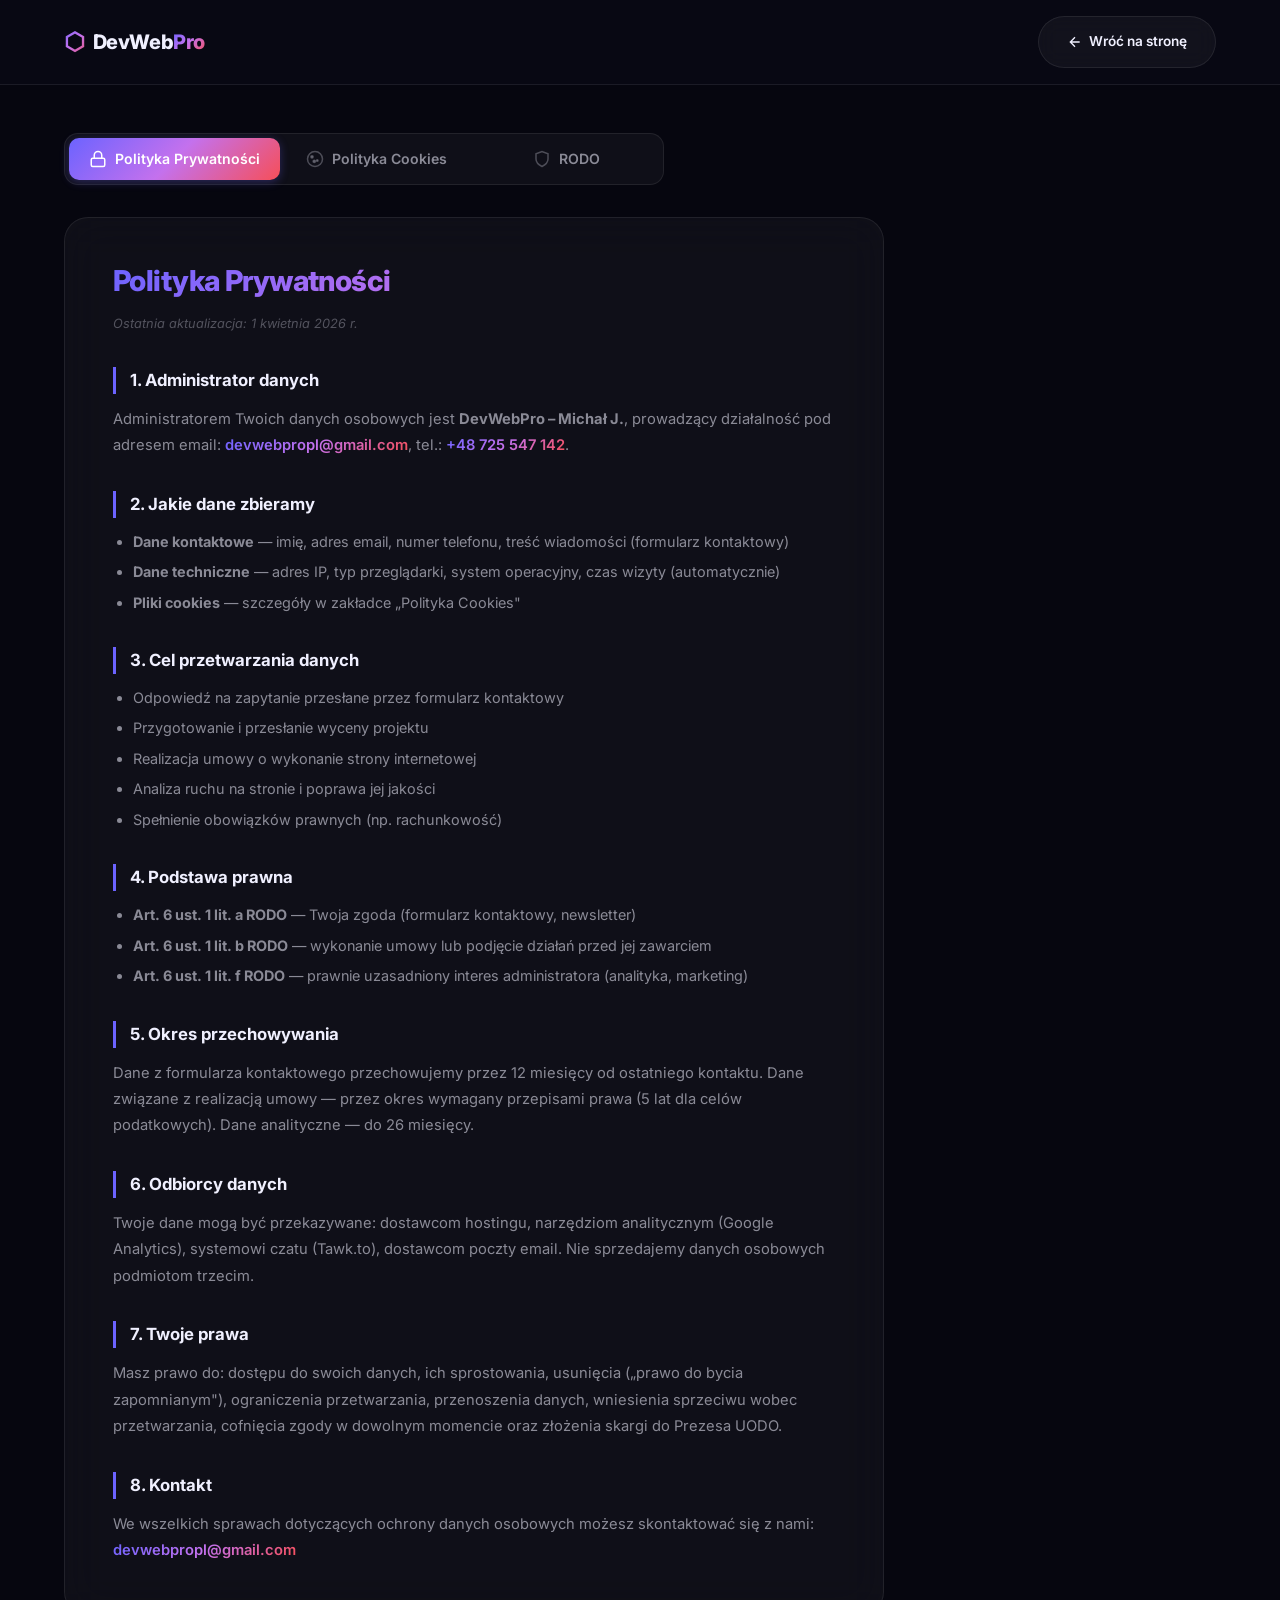
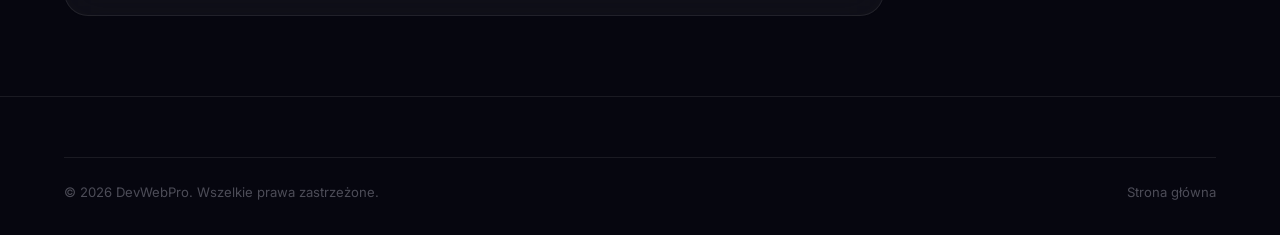
<file: prywatnosc.html>
<!DOCTYPE html>
<html lang="pl">
<head>
  <meta charset="UTF-8" />
  <meta name="viewport" content="width=device-width, initial-scale=1.0" />
  <title>Polityka Prywatności, Cookies i RODO – DevWebPro</title>
  <meta name="description" content="Polityka prywatności, informacja o plikach cookies i klauzula RODO serwisu DevWebPro." />
  <meta name="robots" content="noindex, follow" />
  <meta name="theme-color" content="#6c63ff" />
  <meta property="og:type" content="website" />
  <meta property="og:title" content="Polityka Prywatności – DevWebPro" />
  <meta property="og:description" content="Polityka prywatności, cookies i RODO serwisu DevWebPro." />
  <meta property="og:url" content="https://devwebpro.pl/prywatnosc.html" />
  <meta property="og:site_name" content="DevWebPro" />
  <link rel="stylesheet" href="style.css" />
  <link rel="stylesheet" href="extras.css" />
  <link rel="preconnect" href="https://fonts.googleapis.com" />
  <link rel="preconnect" href="https://fonts.gstatic.com" crossorigin />
  <link href="https://fonts.googleapis.com/css2?family=Inter:wght@400;500;600;700;800;900&display=swap" rel="stylesheet" />
  <link rel="canonical" href="https://devwebpro.pl/prywatnosc.html" />
  <link rel="icon" type="image/svg+xml" href="data:image/svg+xml,%3Csvg xmlns='http://www.w3.org/2000/svg' viewBox='0 0 100 100'%3E%3Crect rx='20' width='100' height='100' fill='%236c63ff'/%3E%3Ctext x='50' y='68' text-anchor='middle' font-size='50' font-weight='900' fill='white' font-family='sans-serif'%3ED%3C/text%3E%3C/svg%3E" />
</head>
<body>

  <script>
    // Apply saved theme immediately to avoid flash
    const t = localStorage.getItem('theme');
    if (t) document.documentElement.setAttribute('data-theme', t);
  </script>

  <nav class="privacy-page-nav">
    <div class="container">
      <a href="index.html" class="logo">
        <span class="logo-icon">⬡</span>
        <span>DevWeb<span class="logo-accent">Pro</span></span>
      </a>
      <a href="index.html" class="btn btn-ghost privacy-back-btn">
        <svg width="16" height="16" viewBox="0 0 24 24" fill="none" stroke="currentColor" stroke-width="2"><path d="M19 12H5M12 19l-7-7 7-7"/></svg>
        Wróć na stronę
      </a>
    </div>
  </nav>

  <main class="privacy-page">
    <div class="container">

      <!-- Tab navigation -->
      <div class="privacy-page-tabs">
        <button class="privacy-page-tab active" data-tab="privacy">
          <svg width="18" height="18" viewBox="0 0 24 24" fill="none" stroke="currentColor" stroke-width="2"><rect x="3" y="11" width="18" height="11" rx="2"/><path d="M7 11V7a5 5 0 0110 0v4"/></svg>
          Polityka Prywatności
        </button>
        <button class="privacy-page-tab" data-tab="cookies">
          <svg width="18" height="18" viewBox="0 0 24 24" fill="none" stroke="currentColor" stroke-width="2"><circle cx="12" cy="12" r="10"/><circle cx="8" cy="9" r="1.5" fill="currentColor"/><circle cx="15" cy="14" r="1" fill="currentColor"/><circle cx="11" cy="15" r="1.5" fill="currentColor"/></svg>
          Polityka Cookies
        </button>
        <button class="privacy-page-tab" data-tab="rodo">
          <svg width="18" height="18" viewBox="0 0 24 24" fill="none" stroke="currentColor" stroke-width="2"><path d="M12 22s8-4 8-10V5l-8-3-8 3v7c0 6 8 10 8 10z"/></svg>
          RODO
        </button>
      </div>

      <!-- Panels -->
      <div class="privacy-page-content glass-card">

        <div class="privacy-page-panel active" data-panel="privacy">
          <h1>Polityka Prywatności</h1>
          <p class="privacy-updated">Ostatnia aktualizacja: 1 kwietnia 2026 r.</p>

          <h2>1. Administrator danych</h2>
          <p>Administratorem Twoich danych osobowych jest <strong>DevWebPro – Michał J.</strong>, prowadzący działalność pod adresem email: <a href="mailto:devwebpropl@gmail.com">devwebpropl@gmail.com</a>, tel.: <a href="tel:+48725547142">+48 725 547 142</a>.</p>

          <h2>2. Jakie dane zbieramy</h2>
          <ul>
            <li><strong>Dane kontaktowe</strong> — imię, adres email, numer telefonu, treść wiadomości (formularz kontaktowy)</li>
            <li><strong>Dane techniczne</strong> — adres IP, typ przeglądarki, system operacyjny, czas wizyty (automatycznie)</li>
            <li><strong>Pliki cookies</strong> — szczegóły w zakładce „Polityka Cookies"</li>
          </ul>

          <h2>3. Cel przetwarzania danych</h2>
          <ul>
            <li>Odpowiedź na zapytanie przesłane przez formularz kontaktowy</li>
            <li>Przygotowanie i przesłanie wyceny projektu</li>
            <li>Realizacja umowy o wykonanie strony internetowej</li>
            <li>Analiza ruchu na stronie i poprawa jej jakości</li>
            <li>Spełnienie obowiązków prawnych (np. rachunkowość)</li>
          </ul>

          <h2>4. Podstawa prawna</h2>
          <ul>
            <li><strong>Art. 6 ust. 1 lit. a RODO</strong> — Twoja zgoda (formularz kontaktowy, newsletter)</li>
            <li><strong>Art. 6 ust. 1 lit. b RODO</strong> — wykonanie umowy lub podjęcie działań przed jej zawarciem</li>
            <li><strong>Art. 6 ust. 1 lit. f RODO</strong> — prawnie uzasadniony interes administratora (analityka, marketing)</li>
          </ul>

          <h2>5. Okres przechowywania</h2>
          <p>Dane z formularza kontaktowego przechowujemy przez 12 miesięcy od ostatniego kontaktu. Dane związane z realizacją umowy — przez okres wymagany przepisami prawa (5 lat dla celów podatkowych). Dane analityczne — do 26 miesięcy.</p>

          <h2>6. Odbiorcy danych</h2>
          <p>Twoje dane mogą być przekazywane: dostawcom hostingu, narzędziom analitycznym (Google Analytics), systemowi czatu (Tawk.to), dostawcom poczty email. Nie sprzedajemy danych osobowych podmiotom trzecim.</p>

          <h2>7. Twoje prawa</h2>
          <p>Masz prawo do: dostępu do swoich danych, ich sprostowania, usunięcia („prawo do bycia zapomnianym"), ograniczenia przetwarzania, przenoszenia danych, wniesienia sprzeciwu wobec przetwarzania, cofnięcia zgody w dowolnym momencie oraz złożenia skargi do Prezesa UODO.</p>

          <h2>8. Kontakt</h2>
          <p>We wszelkich sprawach dotyczących ochrony danych osobowych możesz skontaktować się z nami: <a href="mailto:devwebpropl@gmail.com">devwebpropl@gmail.com</a></p>
        </div>

        <div class="privacy-page-panel" data-panel="cookies">
          <h1>Polityka Cookies</h1>
          <p class="privacy-updated">Ostatnia aktualizacja: 1 kwietnia 2026 r.</p>

          <h2>1. Czym są pliki cookies?</h2>
          <p>Cookies (ciasteczka) to małe pliki tekstowe zapisywane na Twoim urządzeniu podczas odwiedzania strony internetowej. Służą do zapamiętywania preferencji, analizy ruchu i personalizacji treści.</p>

          <h2>2. Rodzaje cookies, których używamy</h2>
          <div class="cookie-table-wrap">
            <table class="cookie-table">
              <thead>
                <tr>
                  <th>Rodzaj</th>
                  <th>Cel</th>
                  <th>Czas</th>
                  <th>Wymagane</th>
                </tr>
              </thead>
              <tbody>
                <tr>
                  <td><strong>Niezbędne</strong></td>
                  <td>Działanie strony, zgoda na cookies, motyw</td>
                  <td>Do 1 roku</td>
                  <td>Tak</td>
                </tr>
                <tr>
                  <td><strong>Analityczne</strong></td>
                  <td>Google Analytics — statystyki, zachowanie</td>
                  <td>Do 26 mies.</td>
                  <td>Nie</td>
                </tr>
                <tr>
                  <td><strong>Marketingowe</strong></td>
                  <td>Remarketing, personalizacja reklam</td>
                  <td>Do 12 mies.</td>
                  <td>Nie</td>
                </tr>
                <tr>
                  <td><strong>Czat (Tawk.to)</strong></td>
                  <td>Czat na żywo, historia rozmów</td>
                  <td>Sesja / 6 mies.</td>
                  <td>Nie</td>
                </tr>
              </tbody>
            </table>
          </div>

          <h2>3. Zarządzanie cookies</h2>
          <p>Przy pierwszej wizycie wyświetlamy okno z prośbą o zgodę. Możesz w każdej chwili zmienić preferencje klikając przycisk poniżej lub zmieniając ustawienia przeglądarki.</p>
          <button class="btn btn-ghost" id="reopenCookieFromPage" style="margin-top:12px;">🍪 Zmień ustawienia cookies</button>

          <h2>4. Jak wyłączyć cookies w przeglądarce?</h2>
          <ul>
            <li><strong>Chrome:</strong> Ustawienia → Prywatność i bezpieczeństwo → Pliki cookie</li>
            <li><strong>Firefox:</strong> Ustawienia → Prywatność i bezpieczeństwo → Ciasteczka</li>
            <li><strong>Safari:</strong> Preferencje → Prywatność → Zarządzaj danymi witryn</li>
            <li><strong>Edge:</strong> Ustawienia → Pliki cookie i uprawnienia witryn</li>
          </ul>
          <p>Wyłączenie cookies może wpłynąć na prawidłowe działanie niektórych funkcji strony.</p>
        </div>

        <div class="privacy-page-panel" data-panel="rodo">
          <h1>Informacja RODO</h1>
          <p class="privacy-updated">Zgodnie z Rozporządzeniem Parlamentu Europejskiego i Rady (UE) 2016/679 z dnia 27 kwietnia 2016 r. (RODO)</p>

          <h2>1. Klauzula informacyjna</h2>
          <p>Na podstawie art. 13 Rozporządzenia RODO informujemy, że:</p>
          <ul>
            <li>Administratorem Państwa danych osobowych jest <strong>DevWebPro – Michał J.</strong></li>
            <li>Kontakt z administratorem: <a href="mailto:devwebpropl@gmail.com">devwebpropl@gmail.com</a>, tel.: +48 725 547 142</li>
            <li>Dane osobowe przetwarzane są w celu realizacji usług, odpowiedzi na zapytania oraz w celach marketingowych (za zgodą)</li>
            <li>Podstawą prawną przetwarzania jest zgoda osoby, wykonanie umowy lub prawnie uzasadniony interes administratora</li>
          </ul>

          <h2>2. Prawa osoby, której dane dotyczą</h2>
          <p>Zgodnie z RODO przysługują Państwu następujące prawa:</p>
          <div class="rodo-rights-grid">
            <div class="rodo-right">
              <div class="rodo-right-icon">👁️</div>
              <div>
                <strong>Prawo dostępu</strong>
                <p>Możesz żądać informacji o przetwarzanych danych (art. 15)</p>
              </div>
            </div>
            <div class="rodo-right">
              <div class="rodo-right-icon">✏️</div>
              <div>
                <strong>Prawo sprostowania</strong>
                <p>Możesz poprawić nieprawidłowe lub niekompletne dane (art. 16)</p>
              </div>
            </div>
            <div class="rodo-right">
              <div class="rodo-right-icon">🗑️</div>
              <div>
                <strong>Prawo usunięcia</strong>
                <p>Prawo do „bycia zapomnianym" (art. 17)</p>
              </div>
            </div>
            <div class="rodo-right">
              <div class="rodo-right-icon">⏸️</div>
              <div>
                <strong>Prawo ograniczenia</strong>
                <p>Możesz ograniczyć sposób przetwarzania danych (art. 18)</p>
              </div>
            </div>
            <div class="rodo-right">
              <div class="rodo-right-icon">📦</div>
              <div>
                <strong>Prawo przenoszenia</strong>
                <p>Możesz otrzymać dane w formacie do przeniesienia (art. 20)</p>
              </div>
            </div>
            <div class="rodo-right">
              <div class="rodo-right-icon">✋</div>
              <div>
                <strong>Prawo sprzeciwu</strong>
                <p>Możesz wnieść sprzeciw wobec przetwarzania (art. 21)</p>
              </div>
            </div>
          </div>

          <h2>3. Prawo do cofnięcia zgody</h2>
          <p>W przypadku przetwarzania danych na podstawie zgody, masz prawo do jej cofnięcia w dowolnym momencie. Cofnięcie zgody nie wpływa na zgodność z prawem przetwarzania dokonanego przed cofnięciem.</p>

          <h2>4. Prawo do skargi</h2>
          <p>Jeżeli uważasz, że przetwarzanie Twoich danych narusza przepisy RODO, masz prawo złożyć skargę do organu nadzorczego: <strong>Prezes Urzędu Ochrony Danych Osobowych (UODO)</strong>, ul. Stawki 2, 00-193 Warszawa.</p>

          <h2>5. Dobrowolność podania danych</h2>
          <p>Podanie danych osobowych jest dobrowolne, jednak niezbędne do odpowiedzi na zapytanie lub realizacji usługi. Brak podania danych uniemożliwi kontakt zwrotny i przygotowanie wyceny.</p>
        </div>
      </div>

    </div>
  </main>

  <footer class="footer">
    <div class="container">
      <div class="footer-bottom">
        <p>&copy; 2026 DevWebPro. Wszelkie prawa zastrzeżone.</p>
        <a href="index.html">Strona główna</a>
      </div>
    </div>
  </footer>

  <script>
  // Tab switching
  document.querySelectorAll('.privacy-page-tab').forEach(tab => {
    tab.addEventListener('click', () => {
      document.querySelectorAll('.privacy-page-tab').forEach(t => t.classList.remove('active'));
      document.querySelectorAll('.privacy-page-panel').forEach(p => p.classList.remove('active'));
      tab.classList.add('active');
      document.querySelector(`.privacy-page-panel[data-panel="${tab.dataset.tab}"]`).classList.add('active');
      window.scrollTo({ top: 0, behavior: 'smooth' });
    });
  });

  // Open correct tab from URL hash
  const hash = window.location.hash.replace('#', '');
  if (['privacy', 'cookies', 'rodo'].includes(hash)) {
    document.querySelectorAll('.privacy-page-tab').forEach(t => t.classList.toggle('active', t.dataset.tab === hash));
    document.querySelectorAll('.privacy-page-panel').forEach(p => p.classList.toggle('active', p.dataset.panel === hash));
  }

  // Reopen cookie settings button
  const reopenBtn = document.getElementById('reopenCookieFromPage');
  if (reopenBtn) {
    reopenBtn.addEventListener('click', () => {
      localStorage.removeItem('cookieConsent');
      window.location.href = 'index.html';
    });
  }
  </script>
</body>
</html>
</file>
<file: backup/style.css>
/* ===== RESET & BASE ===== */
*, *::before, *::after { box-sizing: border-box; margin: 0; padding: 0; }

:root {
  --primary: #6c63ff;
  --primary-2: #c471ed;
  --primary-3: #f64f59;
  --gradient: linear-gradient(135deg, #6c63ff 0%, #c471ed 50%, #f64f59 100%);
  --gradient-2: linear-gradient(135deg, #00d2ff 0%, #6c63ff 50%, #c471ed 100%);
  --bg: #06060f;
  --bg-2: #0d0d1a;
  --bg-3: #12121f;
  --surface: rgba(255,255,255,0.04);
  --surface-hover: rgba(255,255,255,0.08);
  --border: rgba(255,255,255,0.08);
  --border-glow: rgba(108,99,255,0.3);
  --text: #f0f0ff;
  --text-muted: rgba(240,240,255,0.55);
  --text-faint: rgba(240,240,255,0.3);
  --radius: 16px;
  --radius-lg: 24px;
  --radius-xl: 32px;
  --shadow-glow: 0 0 40px rgba(108,99,255,0.25);
  --transition: 0.3s cubic-bezier(0.4,0,0.2,1);
}

html { scroll-behavior: smooth; font-size: 16px; }

body {
  background: var(--bg);
  color: var(--text);
  font-family: 'Inter', -apple-system, BlinkMacSystemFont, sans-serif;
  line-height: 1.6;
  overflow-x: hidden;
}

a { text-decoration: none; color: inherit; }
ul { list-style: none; }
img { max-width: 100%; display: block; }
button { font-family: inherit; border: none; background: none; }
select, input, textarea { font-family: inherit; }

/* ===== SCROLLBAR ===== */
::-webkit-scrollbar { width: 6px; }
::-webkit-scrollbar-track { background: var(--bg); }
::-webkit-scrollbar-thumb { background: var(--gradient); border-radius: 3px; }

/* ===== CURSOR GLOW ===== */
.cursor-glow {
  position: fixed;
  width: 500px;
  height: 500px;
  border-radius: 50%;
  background: radial-gradient(circle, rgba(108,99,255,0.12) 0%, rgba(196,113,237,0.06) 40%, transparent 70%);
  pointer-events: none;
  z-index: 9999;
  transform: translate(-50%, -50%);
  transition: transform 0.1s linear;
  mix-blend-mode: screen;
}

/* ===== TYPOGRAPHY ===== */
.gradient-text {
  background: var(--gradient);
  -webkit-background-clip: text;
  -webkit-text-fill-color: transparent;
  background-clip: text;
}

/* ===== LAYOUT ===== */
.container {
  max-width: 1200px;
  margin: 0 auto;
  padding: 0 24px;
}

.section {
  padding: 100px 0;
  position: relative;
}

.section-label {
  display: inline-block;
  font-size: 0.75rem;
  font-weight: 700;
  letter-spacing: 0.15em;
  text-transform: uppercase;
  background: var(--gradient);
  -webkit-background-clip: text;
  -webkit-text-fill-color: transparent;
  background-clip: text;
  margin-bottom: 16px;
}

.section-title {
  font-size: clamp(2rem, 4vw, 3rem);
  font-weight: 800;
  line-height: 1.15;
  margin-bottom: 16px;
  letter-spacing: -0.02em;
}

.section-desc {
  font-size: 1.1rem;
  color: var(--text-muted);
  max-width: 560px;
}

.section-header {
  text-align: center;
  margin-bottom: 64px;
}
.section-header .section-desc { margin: 0 auto; }

/* ===== BUTTONS ===== */
.btn {
  display: inline-flex;
  align-items: center;
  gap: 10px;
  padding: 14px 28px;
  border-radius: 50px;
  font-size: 1rem;
  font-weight: 600;
  transition: var(--transition);
  position: relative;
  overflow: hidden;
  white-space: nowrap;
}

.btn::before {
  content: '';
  position: absolute;
  inset: 0;
  background: rgba(255,255,255,0.1);
  opacity: 0;
  transition: opacity 0.3s;
}
.btn:hover::before { opacity: 1; }

.btn-primary {
  background: var(--gradient);
  color: #fff;
  box-shadow: 0 0 30px rgba(108,99,255,0.4), 0 4px 20px rgba(0,0,0,0.3);
}
.btn-primary:hover {
  transform: translateY(-2px);
  box-shadow: 0 0 50px rgba(108,99,255,0.6), 0 8px 30px rgba(0,0,0,0.4);
}

.btn-ghost {
  border: 1px solid var(--border);
  color: var(--text);
  background: var(--surface);
  backdrop-filter: blur(10px);
}
.btn-ghost:hover {
  border-color: rgba(108,99,255,0.5);
  background: var(--surface-hover);
  transform: translateY(-2px);
}

.btn-lg { padding: 18px 36px; font-size: 1.05rem; }
.btn-full { width: 100%; justify-content: center; }

/* ===== GLASS CARD ===== */
.glass-card {
  background: rgba(255,255,255,0.04);
  backdrop-filter: blur(20px);
  -webkit-backdrop-filter: blur(20px);
  border: 1px solid var(--border);
  border-radius: var(--radius-lg);
}

/* ===== REVEAL ANIMATIONS ===== */
.reveal {
  opacity: 0;
  transform: translateY(32px);
  transition: opacity 0.7s cubic-bezier(0.4,0,0.2,1), transform 0.7s cubic-bezier(0.4,0,0.2,1);
}
.reveal.visible {
  opacity: 1;
  transform: translateY(0);
}

/* Staggered delays for children */
.reveal:nth-child(1) { transition-delay: 0.05s; }
.reveal:nth-child(2) { transition-delay: 0.12s; }
.reveal:nth-child(3) { transition-delay: 0.19s; }
.reveal:nth-child(4) { transition-delay: 0.26s; }
.reveal:nth-child(5) { transition-delay: 0.33s; }
.reveal:nth-child(6) { transition-delay: 0.40s; }

/* ===== NAVBAR ===== */
.navbar {
  position: fixed;
  top: 0;
  left: 0;
  right: 0;
  z-index: 1000;
  padding: 20px 0;
  transition: all 0.4s ease;
}

.navbar.scrolled {
  background: rgba(6,6,15,0.85);
  backdrop-filter: blur(20px);
  -webkit-backdrop-filter: blur(20px);
  border-bottom: 1px solid var(--border);
  padding: 14px 0;
}

.nav-container {
  max-width: 1200px;
  margin: 0 auto;
  padding: 0 24px;
  display: flex;
  align-items: center;
  justify-content: space-between;
}

.logo {
  display: flex;
  align-items: center;
  gap: 8px;
  font-size: 1.25rem;
  font-weight: 800;
  letter-spacing: -0.02em;
}
.logo-icon {
  font-size: 1.5rem;
  background: var(--gradient);
  -webkit-background-clip: text;
  -webkit-text-fill-color: transparent;
  background-clip: text;
}
.logo-accent { background: var(--gradient); -webkit-background-clip: text; -webkit-text-fill-color: transparent; background-clip: text; }

.nav-links {
  display: flex;
  align-items: center;
  gap: 8px;
}

.nav-link {
  padding: 8px 14px;
  font-size: 0.9rem;
  font-weight: 500;
  color: var(--text-muted);
  border-radius: 50px;
  transition: var(--transition);
}
.nav-link:hover { color: var(--text); background: var(--surface); }

.nav-cta-btn {
  padding: 9px 20px;
  background: var(--gradient);
  color: #fff;
  border-radius: 50px;
  font-size: 0.9rem;
  font-weight: 600;
  box-shadow: 0 0 20px rgba(108,99,255,0.35);
  transition: var(--transition);
}
.nav-cta-btn:hover {
  transform: translateY(-1px);
  box-shadow: 0 0 35px rgba(108,99,255,0.55);
}

.hamburger {
  display: none;
  flex-direction: column;
  gap: 5px;
  padding: 8px;
}
.hamburger span {
  display: block;
  width: 24px;
  height: 2px;
  background: var(--text);
  border-radius: 2px;
  transition: var(--transition);
}
.hamburger.active span:nth-child(1) { transform: rotate(45deg) translate(5px, 5px); }
.hamburger.active span:nth-child(2) { opacity: 0; }
.hamburger.active span:nth-child(3) { transform: rotate(-45deg) translate(5px, -5px); }

/* ===== HERO ===== */
.hero {
  min-height: 100vh;
  display: flex;
  align-items: center;
  position: relative;
  overflow: hidden;
  padding: 120px 0 80px;
}

.hero-canvas {
  position: absolute;
  inset: 0;
  width: 100%;
  height: 100%;
  z-index: 0;
}

.hero-bg-gradient {
  position: absolute;
  inset: 0;
  background:
    radial-gradient(ellipse 80% 60% at 50% -20%, rgba(108,99,255,0.3) 0%, transparent 60%),
    radial-gradient(ellipse 60% 40% at 80% 80%, rgba(196,113,237,0.15) 0%, transparent 50%),
    radial-gradient(ellipse 40% 30% at 10% 80%, rgba(0,210,255,0.1) 0%, transparent 50%);
  z-index: 1;
}

.hero-content {
  position: relative;
  z-index: 2;
  max-width: 1200px;
  margin: 0 auto;
  padding: 0 24px;
  text-align: center;
}

.hero-badge {
  display: inline-flex;
  align-items: center;
  gap: 8px;
  padding: 8px 18px;
  background: rgba(108,99,255,0.1);
  border: 1px solid rgba(108,99,255,0.3);
  border-radius: 50px;
  font-size: 0.82rem;
  font-weight: 600;
  letter-spacing: 0.05em;
  color: #a8a4ff;
  margin-bottom: 28px;
}

.hero-title {
  font-size: clamp(2.8rem, 7vw, 5.5rem);
  font-weight: 900;
  line-height: 1.08;
  letter-spacing: -0.03em;
  margin-bottom: 24px;
}

.hero-subtitle {
  font-size: clamp(1rem, 1.8vw, 1.2rem);
  color: var(--text-muted);
  max-width: 560px;
  margin: 0 auto 40px;
  line-height: 1.7;
}

.hero-buttons {
  display: flex;
  align-items: center;
  justify-content: center;
  gap: 16px;
  margin-bottom: 64px;
  flex-wrap: wrap;
}

.hero-stats {
  display: flex;
  align-items: center;
  justify-content: center;
  gap: 0;
  background: rgba(255,255,255,0.03);
  border: 1px solid var(--border);
  border-radius: 20px;
  padding: 20px 40px;
  max-width: 520px;
  margin: 0 auto;
  backdrop-filter: blur(10px);
}

.stat {
  text-align: center;
  flex: 1;
}
.stat-number {
  display: block;
  font-size: 2rem;
  font-weight: 900;
  background: var(--gradient);
  -webkit-background-clip: text;
  -webkit-text-fill-color: transparent;
  background-clip: text;
  line-height: 1;
  margin-bottom: 4px;
}
.stat-label {
  font-size: 0.72rem;
  color: var(--text-faint);
  font-weight: 500;
  letter-spacing: 0.05em;
}
.stat-divider {
  width: 1px;
  height: 40px;
  background: var(--border);
  margin: 0 20px;
}

.hero-scroll-hint {
  position: absolute;
  bottom: 40px;
  left: 50%;
  transform: translateX(-50%);
  display: flex;
  flex-direction: column;
  align-items: center;
  gap: 8px;
  font-size: 0.72rem;
  letter-spacing: 0.12em;
  text-transform: uppercase;
  color: var(--text-faint);
  z-index: 2;
  animation: scrollHint 2s ease-in-out infinite;
}
.scroll-line {
  width: 1px;
  height: 32px;
  background: linear-gradient(to bottom, rgba(108,99,255,0.6), transparent);
  animation: scrollLine 2s ease-in-out infinite;
}
@keyframes scrollHint { 0%, 100% { opacity: 0.5; } 50% { opacity: 1; } }
@keyframes scrollLine {
  0% { transform: scaleY(0); transform-origin: top; }
  50% { transform: scaleY(1); transform-origin: top; }
  51% { transform: scaleY(1); transform-origin: bottom; }
  100% { transform: scaleY(0); transform-origin: bottom; }
}

/* ===== ABOUT ===== */
.about { background: var(--bg-2); }

.about-grid {
  display: grid;
  grid-template-columns: 1fr 1.5fr;
  gap: 80px;
  align-items: center;
}

.about-visual {
  position: relative;
  display: flex;
  justify-content: center;
}

.about-avatar-wrapper {
  position: relative;
  width: 280px;
  height: 280px;
}

.avatar-glow {
  position: absolute;
  inset: -30px;
  background: radial-gradient(circle, rgba(108,99,255,0.2), rgba(196,113,237,0.1), transparent);
  border-radius: 50%;
  animation: avatarGlow 3s ease-in-out infinite alternate;
}
@keyframes avatarGlow {
  from { opacity: 0.5; transform: scale(0.95); }
  to { opacity: 1; transform: scale(1.05); }
}

.about-avatar {
  width: 100%;
  height: 100%;
  border-radius: 50%;
  background: var(--gradient);
  display: flex;
  align-items: center;
  justify-content: center;
  font-size: 4rem;
  font-weight: 900;
  color: #fff;
  border: 3px solid rgba(255,255,255,0.1);
  box-shadow: 0 0 60px rgba(108,99,255,0.3), inset 0 1px 0 rgba(255,255,255,0.2);
}

.about-badge-floating {
  position: absolute;
  background: rgba(255,255,255,0.08);
  backdrop-filter: blur(16px);
  border: 1px solid var(--border);
  border-radius: 12px;
  padding: 10px 16px;
  font-size: 0.8rem;
  font-weight: 600;
  white-space: nowrap;
}
.badge-1 { top: 10px; right: -20px; animation: float1 3s ease-in-out infinite; }
.badge-2 { bottom: 30px; left: -20px; animation: float2 3s ease-in-out infinite; }
@keyframes float1 { 0%, 100% { transform: translateY(0); } 50% { transform: translateY(-8px); } }
@keyframes float2 { 0%, 100% { transform: translateY(0); } 50% { transform: translateY(8px); } }

.about-desc {
  color: var(--text-muted);
  margin-bottom: 32px;
  font-size: 1.05rem;
  line-height: 1.75;
}

.about-features {
  display: grid;
  grid-template-columns: 1fr 1fr;
  gap: 20px;
}

.about-feature {
  display: flex;
  align-items: flex-start;
  gap: 14px;
  padding: 16px;
  background: var(--surface);
  border: 1px solid var(--border);
  border-radius: var(--radius);
  transition: var(--transition);
}
.about-feature:hover {
  background: var(--surface-hover);
  border-color: var(--border-glow);
  transform: translateY(-2px);
}
.feature-icon { font-size: 1.5rem; flex-shrink: 0; }
.about-feature strong { display: block; font-size: 0.9rem; margin-bottom: 2px; }
.about-feature p { font-size: 0.8rem; color: var(--text-muted); margin: 0; }

/* ===== OFFER ===== */
.offer-grid {
  display: grid;
  grid-template-columns: repeat(4, 1fr);
  gap: 24px;
}

.offer-card {
  background: var(--surface);
  border: 1px solid var(--border);
  border-radius: var(--radius-lg);
  padding: 36px 28px;
  position: relative;
  overflow: hidden;
  transition: var(--transition);
}
.offer-card:hover {
  transform: translateY(-8px);
  border-color: var(--border-glow);
}
.offer-card:hover .card-glow { opacity: 1; }

.offer-card-featured {
  border-color: rgba(108,99,255,0.4);
  background: linear-gradient(135deg, rgba(108,99,255,0.08), rgba(196,113,237,0.04));
}

.offer-card-special {
  border-color: rgba(0,210,255,0.35);
  background: linear-gradient(135deg, rgba(0,210,255,0.06), rgba(108,99,255,0.05));
}
.offer-card-special:hover {
  border-color: rgba(0,210,255,0.6);
}

.card-badge-special {
  background: linear-gradient(135deg, #00d2ff, #6c63ff) !important;
}

.card-glow {
  position: absolute;
  top: -50%;
  left: -50%;
  width: 200%;
  height: 200%;
  background: radial-gradient(circle at center, rgba(108,99,255,0.08), transparent 60%);
  opacity: 0;
  transition: opacity 0.4s;
  pointer-events: none;
}

.card-badge {
  position: absolute;
  top: 20px;
  right: 20px;
  background: var(--gradient);
  color: #fff;
  font-size: 0.7rem;
  font-weight: 700;
  padding: 4px 12px;
  border-radius: 50px;
  letter-spacing: 0.05em;
}

.card-icon { font-size: 2.5rem; margin-bottom: 20px; }

.offer-card h3 {
  font-size: 1.3rem;
  font-weight: 700;
  margin-bottom: 12px;
}

.offer-card p {
  color: var(--text-muted);
  font-size: 0.9rem;
  line-height: 1.65;
  margin-bottom: 24px;
}

.card-features {
  margin-bottom: 28px;
}
.card-features li {
  padding: 6px 0;
  font-size: 0.88rem;
  color: var(--text-muted);
  border-bottom: 1px solid var(--border);
  display: flex;
  align-items: center;
  gap: 8px;
}
.card-features li::before {
  content: '✓';
  color: #6c63ff;
  font-weight: 700;
  flex-shrink: 0;
}

.card-btn {
  display: inline-block;
  width: 100%;
  text-align: center;
  padding: 12px 24px;
  border: 1px solid var(--border);
  border-radius: 50px;
  font-size: 0.9rem;
  font-weight: 600;
  transition: var(--transition);
  color: var(--text);
}
.card-btn:hover { background: var(--surface-hover); border-color: var(--border-glow); }

.card-btn-primary {
  background: var(--gradient);
  border-color: transparent;
  color: #fff;
  box-shadow: 0 0 25px rgba(108,99,255,0.35);
}
.card-btn-primary:hover { box-shadow: 0 0 40px rgba(108,99,255,0.55); transform: translateY(-1px); }

/* ===== WHY ===== */
.why { background: var(--bg-2); }

.why-grid {
  display: grid;
  grid-template-columns: 1.2fr 1fr;
  gap: 80px;
  align-items: center;
}

.why-benefits { margin-top: 32px; }

.why-benefit {
  display: flex;
  align-items: flex-start;
  gap: 16px;
  padding: 16px 0;
  border-bottom: 1px solid var(--border);
  transition: var(--transition);
}
.why-benefit:hover { padding-left: 8px; }
.why-benefit:last-child { border-bottom: none; }

.benefit-check {
  width: 28px;
  height: 28px;
  background: var(--gradient);
  border-radius: 50%;
  display: flex;
  align-items: center;
  justify-content: center;
  font-size: 0.85rem;
  font-weight: 700;
  color: #fff;
  flex-shrink: 0;
  margin-top: 2px;
}

.why-benefit strong { display: block; font-size: 0.95rem; margin-bottom: 3px; }
.why-benefit p { font-size: 0.85rem; color: var(--text-muted); margin: 0; }

/* Code card */
.why-card {
  padding: 24px;
  margin-bottom: 20px;
}

.why-card-header {
  display: flex;
  gap: 8px;
  margin-bottom: 20px;
}
.wc-dot {
  width: 12px;
  height: 12px;
  border-radius: 50%;
}
.red { background: #ff5f57; }
.yellow { background: #ffbd2e; }
.green { background: #28c840; }

.code-lines {
  font-family: 'Fira Code', 'Courier New', monospace;
  font-size: 0.82rem;
  line-height: 1.9;
}
.code-line { white-space: nowrap; }
.pl-2 { padding-left: 16px; }

.code-kw { color: #c471ed; }
.code-var { color: #6c63ff; }
.code-fn { color: #00d2ff; }
.code-prop { color: #a8a4ff; }
.code-str { color: #ffd700; }
.code-num { color: #f64f59; }
.code-bool { color: #c471ed; }
.code-comment { color: rgba(255,255,255,0.35); }

.why-stats-mini {
  display: grid;
  grid-template-columns: 1fr 1fr;
  gap: 16px;
}

.mini-stat {
  padding: 20px;
  text-align: center;
}

.mini-stat-value {
  font-size: 1.8rem;
  font-weight: 900;
  line-height: 1;
  margin-bottom: 4px;
}

.mini-stat-label {
  font-size: 0.75rem;
  color: var(--text-muted);
}

/* ===== PORTFOLIO ===== */
.portfolio-grid {
  display: grid;
  grid-template-columns: repeat(3, 1fr);
  gap: 24px;
}

.portfolio-item {
  position: relative;
  border-radius: var(--radius-lg);
  overflow: hidden;
  aspect-ratio: 4/3;
  border: 1px solid var(--border);
  transition: var(--transition);
}
.portfolio-item:hover { transform: translateY(-6px); border-color: var(--border-glow); }
.portfolio-item:hover .portfolio-overlay { opacity: 1; }
.portfolio-item:hover .portfolio-img { transform: scale(1.05); }

.portfolio-img {
  width: 100%;
  height: 100%;
  transition: transform 0.5s ease;
}

/* Portfolio Mockups */
.portfolio-mock {
  width: 100%;
  height: 100%;
  display: flex;
  align-items: center;
  justify-content: center;
  padding: 16px;
}

.mock-1 { background: linear-gradient(135deg, #0f0f23, #1a1a3a); }
.mock-2 { background: linear-gradient(135deg, #0a1628, #162236); }
.mock-3 { background: linear-gradient(135deg, #1a0a2e, #2d1148); }
.mock-4 { background: linear-gradient(135deg, #0d1f1a, #0f2e24); }
.mock-5 { background: linear-gradient(135deg, #1f1508, #2e2010); }
.mock-6 { background: linear-gradient(135deg, #1f0a1a, #2e0f28); }

.mock-browser {
  width: 100%;
  height: 100%;
  background: rgba(255,255,255,0.05);
  border: 1px solid rgba(255,255,255,0.1);
  border-radius: 8px;
  overflow: hidden;
}

.mock-bar {
  background: rgba(255,255,255,0.06);
  height: 24px;
  display: flex;
  align-items: center;
  gap: 5px;
  padding: 0 10px;
}
.mock-bar span {
  width: 7px;
  height: 7px;
  border-radius: 50%;
  background: rgba(255,255,255,0.25);
}

.mock-content {
  padding: 12px;
  height: calc(100% - 24px);
  display: flex;
  flex-direction: column;
  gap: 6px;
  overflow: hidden;
}

.mock-hero-bg {
  height: 40%;
  background: linear-gradient(135deg, rgba(108,99,255,0.4), rgba(196,113,237,0.3));
  border-radius: 4px;
  margin-bottom: 8px;
}
.mock-hero-bg2 {
  height: 40%;
  background: linear-gradient(135deg, rgba(0,210,255,0.3), rgba(108,99,255,0.3));
  border-radius: 4px;
  margin-bottom: 8px;
}
.mock-hero-bg3 {
  height: 40%;
  background: linear-gradient(135deg, rgba(246,79,89,0.3), rgba(196,113,237,0.2));
  border-radius: 4px;
  margin-bottom: 8px;
}

.mock-line { height: 6px; border-radius: 3px; background: rgba(255,255,255,0.15); }
.mock-line.fat { height: 10px; width: 70%; }
.mock-line.medium { width: 50%; }
.mock-line.thin { width: 40%; }
.mock-line.short { width: 55%; }

.mock-btn-rect {
  width: 80px;
  height: 18px;
  background: var(--gradient);
  border-radius: 9px;
  margin-top: 4px;
}

.mock-nav {
  height: 16px;
  background: rgba(255,255,255,0.08);
  border-radius: 3px;
  margin-bottom: 4px;
}

.mock-cards {
  display: flex;
  gap: 6px;
  flex: 1;
}
.mock-card-sm {
  flex: 1;
  background: rgba(255,255,255,0.07);
  border-radius: 4px;
}

.mock-product-grid {
  display: grid;
  grid-template-columns: 1fr 1fr;
  gap: 6px;
  flex: 1;
}
.mock-product {
  background: rgba(255,255,255,0.07);
  border-radius: 4px;
}

.mock-stats-row, .mock-features-row {
  display: flex;
  gap: 6px;
}
.mock-stat-box, .mock-feature-box {
  flex: 1;
  height: 24px;
  background: rgba(255,255,255,0.08);
  border-radius: 4px;
}

.mock-split {
  display: flex;
  gap: 8px;
  flex: 1;
}
.mock-split-img {
  width: 45%;
  background: linear-gradient(135deg, rgba(196,113,237,0.25), rgba(108,99,255,0.2));
  border-radius: 4px;
}
.mock-split-text {
  flex: 1;
  display: flex;
  flex-direction: column;
  gap: 6px;
  justify-content: center;
}

.portfolio-overlay {
  position: absolute;
  inset: 0;
  background: linear-gradient(to top, rgba(6,6,15,0.95) 0%, rgba(6,6,15,0.6) 60%, transparent 100%);
  display: flex;
  align-items: flex-end;
  padding: 24px;
  opacity: 0;
  transition: opacity 0.4s ease;
}

.portfolio-tag {
  display: inline-block;
  padding: 4px 12px;
  background: var(--gradient);
  border-radius: 50px;
  font-size: 0.7rem;
  font-weight: 700;
  color: #fff;
  margin-bottom: 8px;
  letter-spacing: 0.05em;
}

.portfolio-info h3 {
  font-size: 1.1rem;
  font-weight: 700;
  margin-bottom: 6px;
}

.portfolio-info p {
  font-size: 0.82rem;
  color: rgba(240,240,255,0.7);
  margin-bottom: 12px;
  line-height: 1.5;
}

.portfolio-link {
  font-size: 0.85rem;
  font-weight: 600;
  background: var(--gradient);
  -webkit-background-clip: text;
  -webkit-text-fill-color: transparent;
  background-clip: text;
  transition: var(--transition);
}

/* ===== PROCESS ===== */
.process { background: var(--bg-2); }

.process-steps {
  display: flex;
  align-items: center;
  justify-content: center;
  gap: 0;
  flex-wrap: wrap;
}

.process-step {
  text-align: center;
  flex: 1;
  min-width: 180px;
  padding: 32px 24px;
  background: var(--surface);
  border: 1px solid var(--border);
  border-radius: var(--radius-lg);
  position: relative;
  transition: var(--transition);
}
.process-step:hover {
  border-color: var(--border-glow);
  transform: translateY(-4px);
  background: var(--surface-hover);
}

.step-number {
  font-size: 0.7rem;
  font-weight: 800;
  letter-spacing: 0.1em;
  background: var(--gradient);
  -webkit-background-clip: text;
  -webkit-text-fill-color: transparent;
  background-clip: text;
  margin-bottom: 16px;
}

.step-icon {
  font-size: 2.2rem;
  margin-bottom: 16px;
  display: block;
}

.process-step h3 {
  font-size: 1.1rem;
  font-weight: 700;
  margin-bottom: 10px;
}

.process-step p {
  font-size: 0.85rem;
  color: var(--text-muted);
  line-height: 1.6;
}

.process-connector {
  width: 48px;
  height: 2px;
  background: linear-gradient(90deg, rgba(108,99,255,0.4), rgba(196,113,237,0.4));
  flex-shrink: 0;
  position: relative;
  margin: 0 -4px;
}
.process-connector::after {
  content: '';
  position: absolute;
  right: -6px;
  top: -4px;
  width: 0;
  height: 0;
  border-left: 8px solid rgba(196,113,237,0.4);
  border-top: 5px solid transparent;
  border-bottom: 5px solid transparent;
}

/* ===== OPINIONS ===== */
.opinions-slider-wrapper { overflow: hidden; position: relative; }

.opinions-slider {
  display: flex;
  gap: 24px;
  transition: transform 0.5s cubic-bezier(0.4,0,0.2,1);
}

.opinion-card {
  min-width: calc(33.333% - 16px);
  padding: 32px 28px;
  flex-shrink: 0;
  transition: var(--transition);
}

.opinion-stars {
  color: #ffd700;
  font-size: 1rem;
  margin-bottom: 16px;
  letter-spacing: 3px;
}

.opinion-text {
  font-size: 0.92rem;
  color: var(--text-muted);
  line-height: 1.75;
  margin-bottom: 24px;
  font-style: italic;
}

.opinion-author {
  display: flex;
  align-items: center;
  gap: 14px;
}

.author-avatar {
  width: 44px;
  height: 44px;
  border-radius: 50%;
  background: var(--gradient);
  display: flex;
  align-items: center;
  justify-content: center;
  font-size: 0.75rem;
  font-weight: 700;
  color: #fff;
  flex-shrink: 0;
}

.opinion-author strong { display: block; font-size: 0.9rem; margin-bottom: 2px; }
.opinion-author span { font-size: 0.78rem; color: var(--text-muted); }

.slider-controls {
  display: flex;
  align-items: center;
  justify-content: center;
  gap: 20px;
  margin-top: 32px;
}

.slider-btn {
  width: 44px;
  height: 44px;
  border-radius: 50%;
  border: 1px solid var(--border);
  background: var(--surface);
  color: var(--text);
  font-size: 1.4rem;
  display: flex;
  align-items: center;
  justify-content: center;
  transition: var(--transition);
  line-height: 1;
}
.slider-btn:hover {
  background: var(--gradient);
  border-color: transparent;
}

.slider-dots {
  display: flex;
  gap: 8px;
}
.slider-dot {
  width: 8px;
  height: 8px;
  border-radius: 50%;
  background: var(--border);
  transition: var(--transition);
}
.slider-dot.active {
  background: var(--gradient);
  width: 24px;
  border-radius: 4px;
}

/* ===== COUNTERS ===== */
.counters {
  background: linear-gradient(135deg, rgba(108,99,255,0.06) 0%, rgba(196,113,237,0.04) 50%, rgba(246,79,89,0.03) 100%);
  border-top: 1px solid var(--border);
  border-bottom: 1px solid var(--border);
  padding: 80px 0;
}

.counters-grid {
  display: grid;
  grid-template-columns: repeat(4, 1fr);
  gap: 40px;
  text-align: center;
}

.counter-value {
  font-size: clamp(2.2rem, 4vw, 3.5rem);
  font-weight: 900;
  line-height: 1;
  margin-bottom: 8px;
  letter-spacing: -0.02em;
}

.counter-label {
  font-size: 0.85rem;
  color: var(--text-muted);
  font-weight: 500;
}

/* ===== CTA SECTION ===== */
.cta-section { padding: 100px 0; }

.cta-wrapper {
  position: relative;
  overflow: hidden;
  border-radius: var(--radius-xl);
  border: 1px solid rgba(108,99,255,0.3);
  background: linear-gradient(135deg, rgba(108,99,255,0.08) 0%, rgba(196,113,237,0.05) 50%, rgba(246,79,89,0.04) 100%);
  padding: 80px 60px;
  text-align: center;
  backdrop-filter: blur(10px);
}

.cta-glow {
  position: absolute;
  top: -100px;
  left: 50%;
  transform: translateX(-50%);
  width: 600px;
  height: 600px;
  background: radial-gradient(circle, rgba(108,99,255,0.15), transparent 70%);
  pointer-events: none;
}

.cta-title {
  font-size: clamp(1.8rem, 3.5vw, 2.8rem);
  font-weight: 900;
  letter-spacing: -0.02em;
  margin-bottom: 16px;
  line-height: 1.15;
}

.cta-desc {
  color: var(--text-muted);
  font-size: 1.05rem;
  margin-bottom: 40px;
}

.cta-buttons {
  display: flex;
  align-items: center;
  justify-content: center;
  gap: 16px;
  flex-wrap: wrap;
}

/* ===== CONTACT ===== */
.contact { background: var(--bg-2); }

.contact-grid {
  display: grid;
  grid-template-columns: 1fr 1.6fr;
  gap: 40px;
}

.contact-card {
  padding: 36px 28px;
  height: fit-content;
}
.contact-card h3 {
  font-size: 1.2rem;
  font-weight: 700;
  margin-bottom: 28px;
}

.contact-item {
  display: flex;
  align-items: flex-start;
  gap: 16px;
  padding: 16px 0;
  border-bottom: 1px solid var(--border);
}
.contact-item:last-of-type { border-bottom: none; }

.contact-icon { font-size: 1.3rem; margin-top: 2px; }

.contact-label {
  display: block;
  font-size: 0.75rem;
  color: var(--text-faint);
  font-weight: 500;
  letter-spacing: 0.05em;
  text-transform: uppercase;
  margin-bottom: 3px;
}
.contact-item a {
  font-size: 0.92rem;
  font-weight: 500;
  color: var(--text);
  transition: var(--transition);
}
.contact-item a:hover { background: var(--gradient); -webkit-background-clip: text; -webkit-text-fill-color: transparent; background-clip: text; }

.contact-availability {
  display: flex;
  align-items: center;
  gap: 10px;
  margin-top: 24px;
  padding: 12px 16px;
  background: rgba(40,200,100,0.07);
  border: 1px solid rgba(40,200,100,0.2);
  border-radius: 12px;
  font-size: 0.85rem;
  color: #4ade80;
  font-weight: 500;
}

.availability-dot {
  width: 8px;
  height: 8px;
  border-radius: 50%;
  background: #4ade80;
  box-shadow: 0 0 8px #4ade80;
  animation: pulse 2s ease-in-out infinite;
  flex-shrink: 0;
}
@keyframes pulse {
  0%, 100% { box-shadow: 0 0 8px #4ade80; }
  50% { box-shadow: 0 0 16px #4ade80, 0 0 4px #4ade80; }
}

/* FORM */
.contact-form {
  padding: 36px 32px;
}

.form-group {
  margin-bottom: 20px;
}

.form-group label {
  display: block;
  font-size: 0.82rem;
  font-weight: 600;
  color: var(--text-muted);
  margin-bottom: 8px;
  letter-spacing: 0.03em;
}

.form-group input,
.form-group select,
.form-group textarea {
  width: 100%;
  padding: 12px 16px;
  background: rgba(255,255,255,0.04);
  border: 1px solid var(--border);
  border-radius: 12px;
  color: var(--text);
  font-size: 0.95rem;
  transition: var(--transition);
  outline: none;
  -webkit-appearance: none;
}

.form-group input:focus,
.form-group select:focus,
.form-group textarea:focus {
  border-color: rgba(108,99,255,0.5);
  background: rgba(108,99,255,0.05);
  box-shadow: 0 0 0 3px rgba(108,99,255,0.1);
}

.form-group select option { background: #1a1a2e; color: var(--text); }

.form-group textarea {
  resize: vertical;
  min-height: 120px;
}

.form-group input::placeholder,
.form-group textarea::placeholder { color: var(--text-faint); }

.form-success {
  display: none;
  text-align: center;
  padding: 16px;
  background: rgba(40,200,100,0.08);
  border: 1px solid rgba(40,200,100,0.2);
  border-radius: 12px;
  color: #4ade80;
  font-size: 0.9rem;
  font-weight: 600;
  margin-top: 16px;
}
.form-success.show { display: block; animation: fadeIn 0.4s ease; }
@keyframes fadeIn { from { opacity: 0; transform: translateY(-8px); } to { opacity: 1; transform: translateY(0); } }

/* ===== FOOTER ===== */
.footer {
  border-top: 1px solid var(--border);
  padding: 60px 0 32px;
  background: var(--bg);
}

.footer-content {
  display: flex;
  justify-content: space-between;
  align-items: flex-start;
  gap: 40px;
  margin-bottom: 48px;
}

.footer-brand p {
  color: var(--text-muted);
  font-size: 0.88rem;
  margin-top: 14px;
  max-width: 280px;
  line-height: 1.6;
}

.footer-links {
  display: flex;
  gap: 24px;
  align-items: center;
  flex-wrap: wrap;
}
.footer-links a {
  font-size: 0.88rem;
  color: var(--text-muted);
  transition: var(--transition);
}
.footer-links a:hover { color: var(--text); }

.footer-bottom {
  display: flex;
  justify-content: space-between;
  align-items: center;
  padding-top: 24px;
  border-top: 1px solid var(--border);
  font-size: 0.82rem;
  color: var(--text-faint);
}

/* ===== HIDE MOBILE ===== */
.hide-mobile { display: block; }

/* ===== RESPONSIVE ===== */
@media (max-width: 1024px) {
  .about-grid { grid-template-columns: 1fr; gap: 48px; }
  .about-visual { display: none; }
  .why-grid { grid-template-columns: 1fr; gap: 48px; }
  .offer-grid { grid-template-columns: repeat(2, 1fr); }
  .portfolio-grid { grid-template-columns: repeat(2, 1fr); }
  .counters-grid { grid-template-columns: repeat(2, 1fr); }
  .contact-grid { grid-template-columns: 1fr; }
}

@media (max-width: 768px) {
  .nav-links {
    position: fixed;
    top: 0;
    right: -100%;
    width: 80%;
    max-width: 320px;
    height: 100vh;
    background: rgba(10,10,20,0.98);
    backdrop-filter: blur(20px);
    flex-direction: column;
    justify-content: center;
    align-items: flex-start;
    padding: 80px 40px;
    transition: right 0.4s cubic-bezier(0.4,0,0.2,1);
    border-left: 1px solid var(--border);
    gap: 4px;
    z-index: 999;
  }
  .nav-links.open { right: 0; }
  .nav-link, .nav-cta-btn { font-size: 1.1rem; padding: 12px 16px; }
  .hamburger { display: flex; z-index: 1000; }

  .hero-title { font-size: clamp(2.2rem, 8vw, 3.5rem); }
  .hero-stats { padding: 16px 20px; }
  .stat-divider { margin: 0 12px; }

  .section { padding: 70px 0; }
  .section-title { font-size: clamp(1.7rem, 5vw, 2.5rem); }

  .portfolio-grid { grid-template-columns: 1fr; max-width: 400px; margin: 0 auto; }

  .process-steps { flex-direction: column; align-items: stretch; max-width: 360px; margin: 0 auto; }
  .process-connector { width: 2px; height: 32px; margin: 0 auto; }
  .process-connector::after { display: none; }

  .opinion-card { min-width: 85vw; }

  .counters-grid { grid-template-columns: 1fr 1fr; gap: 24px; }

  .cta-wrapper { padding: 48px 28px; }

  .footer-content { flex-direction: column; }
  .footer-bottom { flex-direction: column; gap: 8px; text-align: center; }

  .hide-mobile { display: none; }
}

@media (max-width: 480px) {
  .hero-buttons { flex-direction: column; align-items: stretch; }
  .hero-buttons .btn { justify-content: center; }

  .about-features { grid-template-columns: 1fr; }
  .offer-grid { grid-template-columns: 1fr; }

  .opinion-card { min-width: calc(100vw - 48px); }

  .contact-form { padding: 24px 20px; }
}
</file>
<file: backup/animations.css>
/* ===== ADDITIONAL ANIMATIONS & EFFECTS ===== */

/* Typing cursor blink */
@keyframes blink {
  0%, 100% { opacity: 1; }
  50% { opacity: 0; }
}

/* Neon pulse for CTA buttons */
@keyframes neonPulse {
  0%, 100% { box-shadow: 0 0 30px rgba(108,99,255,0.4), 0 4px 20px rgba(0,0,0,0.3); }
  50% { box-shadow: 0 0 60px rgba(108,99,255,0.7), 0 0 20px rgba(196,113,237,0.4), 0 4px 20px rgba(0,0,0,0.3); }
}

.btn-primary {
  animation: neonPulse 3s ease-in-out infinite;
}

/* Gradient border animation */
@keyframes borderSpin {
  0% { background-position: 0% 50%; }
  50% { background-position: 100% 50%; }
  100% { background-position: 0% 50%; }
}

/* Grid lines background for hero */
.hero::after {
  content: '';
  position: absolute;
  inset: 0;
  background-image:
    linear-gradient(rgba(108,99,255,0.03) 1px, transparent 1px),
    linear-gradient(90deg, rgba(108,99,255,0.03) 1px, transparent 1px);
  background-size: 60px 60px;
  z-index: 1;
  pointer-events: none;
}

/* Shimmer effect for cards */
.offer-card::after,
.glass-card::after {
  content: '';
  position: absolute;
  top: 0;
  left: -100%;
  width: 60%;
  height: 100%;
  background: linear-gradient(90deg, transparent, rgba(255,255,255,0.03), transparent);
  transition: left 0.6s ease;
  pointer-events: none;
}
.offer-card:hover::after,
.glass-card:hover::after {
  left: 150%;
}

/* Section background variations */
.why {
  position: relative;
  overflow: hidden;
}
.why::before {
  content: '';
  position: absolute;
  top: -200px;
  right: -200px;
  width: 600px;
  height: 600px;
  background: radial-gradient(circle, rgba(108,99,255,0.06), transparent 70%);
  pointer-events: none;
}

.opinions {
  position: relative;
  overflow: hidden;
}
.opinions::before {
  content: '';
  position: absolute;
  bottom: -200px;
  left: -100px;
  width: 500px;
  height: 500px;
  background: radial-gradient(circle, rgba(196,113,237,0.05), transparent 70%);
  pointer-events: none;
}

/* Particle stars in portfolio items */
.portfolio-item::before {
  content: '';
  position: absolute;
  inset: 0;
  background:
    radial-gradient(1px 1px at 20% 30%, rgba(255,255,255,0.4), transparent),
    radial-gradient(1px 1px at 80% 20%, rgba(255,255,255,0.3), transparent),
    radial-gradient(1px 1px at 60% 70%, rgba(255,255,255,0.25), transparent),
    radial-gradient(1px 1px at 40% 85%, rgba(255,255,255,0.2), transparent);
  z-index: 1;
  pointer-events: none;
  opacity: 0.6;
}

/* Counter item hover glow */
.counter-item {
  padding: 32px 20px;
  border-radius: var(--radius);
  transition: var(--transition);
  position: relative;
}
.counter-item::before {
  content: '';
  position: absolute;
  inset: 0;
  border-radius: var(--radius);
  border: 1px solid transparent;
  background: linear-gradient(var(--bg-2), var(--bg-2)) padding-box,
              var(--gradient) border-box;
  opacity: 0;
  transition: opacity 0.4s;
}
.counter-item:hover::before { opacity: 1; }
.counter-item:hover { transform: translateY(-4px); }

/* Process step number glow */
.step-number {
  position: relative;
}

/* Mobile overlay backdrop */
.nav-overlay {
  position: fixed;
  inset: 0;
  background: rgba(0,0,0,0.5);
  z-index: 998;
  opacity: 0;
  pointer-events: none;
  transition: opacity 0.4s;
  backdrop-filter: blur(4px);
}
.nav-overlay.show {
  opacity: 1;
  pointer-events: all;
}

/* Form input glow on valid */
.form-group input:valid:not(:placeholder-shown),
.form-group textarea:valid:not(:placeholder-shown) {
  border-color: rgba(108,99,255,0.35);
}

/* Scroll progress bar */
.scroll-progress {
  position: fixed;
  top: 0;
  left: 0;
  height: 3px;
  background: var(--gradient);
  z-index: 10000;
  transition: width 0.1s linear;
  box-shadow: 0 0 10px rgba(108,99,255,0.8);
}

/* Active nav link */
.nav-link.active {
  color: var(--text);
  background: var(--surface);
}

/* Tilt effect placeholder */
.tilt-card { transform-style: preserve-3d; }

/* Custom selection */
::selection {
  background: rgba(108,99,255,0.35);
  color: #fff;
}
</file>
<file: style.css>
/* ===== RESET & BASE ===== */
*, *::before, *::after { box-sizing: border-box; margin: 0; padding: 0; }

/* Font fallback with matching metrics to prevent CLS */
@font-face {
  font-family: 'Inter-fallback';
  src: local('Arial');
  size-adjust: 107%;
  ascent-override: 90%;
  descent-override: 22%;
  line-gap-override: 0%;
}

:root {
  --primary: #6c63ff;
  --primary-2: #c471ed;
  --primary-3: #f64f59;
  --gradient: linear-gradient(135deg, #6c63ff 0%, #c471ed 50%, #f64f59 100%);
  --gradient-2: linear-gradient(135deg, #00d2ff 0%, #6c63ff 50%, #c471ed 100%);
  --bg: #06060f;
  --bg-2: #0d0d1a;
  --bg-3: #12121f;
  --surface: rgba(255,255,255,0.04);
  --surface-hover: rgba(255,255,255,0.08);
  --border: rgba(255,255,255,0.08);
  --border-glow: rgba(108,99,255,0.3);
  --text: #f0f0ff;
  --text-muted: rgba(240,240,255,0.55);
  --text-faint: rgba(240,240,255,0.3);
  --radius: 16px;
  --radius-lg: 24px;
  --radius-xl: 32px;
  --shadow-glow: 0 0 40px rgba(108,99,255,0.25);
  --transition: 0.3s cubic-bezier(0.4,0,0.2,1);
}

html { scroll-behavior: smooth; font-size: 16px; }

body {
  background: var(--bg);
  color: var(--text);
  font-family: 'Inter', 'Inter-fallback', -apple-system, BlinkMacSystemFont, sans-serif;
  line-height: 1.6;
  overflow-x: hidden;
}

a { text-decoration: none; color: inherit; }
ul { list-style: none; }
img { max-width: 100%; display: block; }
button { font-family: inherit; border: none; background: none; }
select, input, textarea { font-family: inherit; }

/* ===== SCROLLBAR ===== */
::-webkit-scrollbar { width: 6px; }
::-webkit-scrollbar-track { background: var(--bg); }
::-webkit-scrollbar-thumb { background: var(--gradient); border-radius: 3px; }

/* ===== CURSOR GLOW ===== */
.cursor-glow {
  position: fixed;
  width: 500px;
  height: 500px;
  border-radius: 50%;
  background: radial-gradient(circle, rgba(108,99,255,0.12) 0%, rgba(196,113,237,0.06) 40%, transparent 70%);
  pointer-events: none;
  z-index: 9999;
  transform: translate(-50%, -50%);
  transition: transform 0.1s linear;
  mix-blend-mode: screen;
}
@media (max-width: 1024px), (hover: none) {
  .cursor-glow { display: none !important; }
}

/* ===== TYPOGRAPHY ===== */
.gradient-text {
  background: var(--gradient);
  -webkit-background-clip: text;
  -webkit-text-fill-color: transparent;
  background-clip: text;
}

/* ===== LAYOUT ===== */
.container {
  max-width: 1200px;
  margin: 0 auto;
  padding: 0 24px;
}

.section {
  padding: 100px 0;
  position: relative;
}

.section-label {
  display: inline-block;
  font-size: 0.75rem;
  font-weight: 700;
  letter-spacing: 0.15em;
  text-transform: uppercase;
  background: var(--gradient);
  -webkit-background-clip: text;
  -webkit-text-fill-color: transparent;
  background-clip: text;
  margin-bottom: 16px;
}

.section-title {
  font-size: clamp(2rem, 4vw, 3rem);
  font-weight: 800;
  line-height: 1.15;
  margin-bottom: 16px;
  letter-spacing: -0.02em;
}

.section-desc {
  font-size: 1.1rem;
  color: var(--text-muted);
  max-width: 560px;
}

.section-header {
  text-align: center;
  margin-bottom: 64px;
}
.section-header .section-desc { margin: 0 auto; }

/* ===== BUTTONS ===== */
.btn {
  display: inline-flex;
  align-items: center;
  gap: 10px;
  padding: 14px 28px;
  border-radius: 50px;
  font-size: 1rem;
  font-weight: 600;
  transition: var(--transition);
  position: relative;
  overflow: hidden;
  white-space: nowrap;
}

.btn::before {
  content: '';
  position: absolute;
  inset: 0;
  background: rgba(255,255,255,0.1);
  opacity: 0;
  transition: opacity 0.3s;
}
.btn:hover::before { opacity: 1; }

.btn-primary {
  background: var(--gradient);
  color: #fff;
  box-shadow: 0 0 30px rgba(108,99,255,0.4), 0 4px 20px rgba(0,0,0,0.3);
}
.btn-primary:hover {
  transform: translateY(-2px);
  box-shadow: 0 0 50px rgba(108,99,255,0.6), 0 8px 30px rgba(0,0,0,0.4);
}

.btn-ghost {
  border: 1px solid var(--border);
  color: var(--text);
  background: var(--surface);
  backdrop-filter: blur(10px);
}
.btn-ghost:hover {
  border-color: rgba(108,99,255,0.5);
  background: var(--surface-hover);
  transform: translateY(-2px);
}

.btn-lg { padding: 18px 36px; font-size: 1.05rem; }
.btn-full { width: 100%; justify-content: center; }

/* ===== GLASS CARD ===== */
.glass-card {
  background: rgba(255,255,255,0.04);
  backdrop-filter: blur(20px);
  -webkit-backdrop-filter: blur(20px);
  border: 1px solid var(--border);
  border-radius: var(--radius-lg);
}

/* ===== REVEAL ANIMATIONS ===== */
.reveal {
  opacity: 0;
  transform: translateY(32px);
  transition: opacity 0.7s cubic-bezier(0.4,0,0.2,1), transform 0.7s cubic-bezier(0.4,0,0.2,1);
}
.reveal.visible {
  opacity: 1;
  transform: translateY(0);
}

/* Staggered delays for children */
.reveal:nth-child(1) { transition-delay: 0.05s; }
.reveal:nth-child(2) { transition-delay: 0.12s; }
.reveal:nth-child(3) { transition-delay: 0.19s; }
.reveal:nth-child(4) { transition-delay: 0.26s; }
.reveal:nth-child(5) { transition-delay: 0.33s; }
.reveal:nth-child(6) { transition-delay: 0.40s; }

/* ===== NAVBAR ===== */
.navbar {
  position: fixed;
  top: 0;
  left: 0;
  right: 0;
  z-index: 1000;
  padding: 20px 0;
  transition: all 0.4s ease;
}

.navbar.scrolled {
  background: rgba(6,6,15,0.85);
  backdrop-filter: blur(20px);
  -webkit-backdrop-filter: blur(20px);
  border-bottom: 1px solid var(--border);
  padding: 14px 0;
}

.nav-container {
  max-width: 1200px;
  margin: 0 auto;
  padding: 0 24px;
  display: flex;
  align-items: center;
  justify-content: space-between;
}

.logo {
  display: flex;
  align-items: center;
  gap: 8px;
  font-size: 1.25rem;
  font-weight: 800;
  letter-spacing: -0.02em;
}
.logo-icon {
  font-size: 1.5rem;
  background: var(--gradient);
  -webkit-background-clip: text;
  -webkit-text-fill-color: transparent;
  background-clip: text;
}
.logo-accent { background: var(--gradient); -webkit-background-clip: text; -webkit-text-fill-color: transparent; background-clip: text; }

.nav-links {
  display: flex;
  align-items: center;
  gap: 8px;
}

.nav-link {
  padding: 8px 14px;
  font-size: 0.9rem;
  font-weight: 500;
  color: var(--text-muted);
  border-radius: 50px;
  transition: var(--transition);
}
.nav-link:hover { color: var(--text); background: var(--surface); }

.nav-cta-btn {
  padding: 9px 20px;
  background: var(--gradient);
  color: #fff;
  border-radius: 50px;
  font-size: 0.9rem;
  font-weight: 600;
  box-shadow: 0 0 20px rgba(108,99,255,0.35);
  transition: var(--transition);
}
.nav-cta-btn:hover {
  transform: translateY(-1px);
  box-shadow: 0 0 35px rgba(108,99,255,0.55);
}

.hamburger {
  display: none;
  flex-direction: column;
  gap: 5px;
  padding: 8px;
}
.hamburger span {
  display: block;
  width: 24px;
  height: 2px;
  background: var(--text);
  border-radius: 2px;
  transition: var(--transition);
}
.hamburger.active span:nth-child(1) { transform: rotate(45deg) translate(5px, 5px); }
.hamburger.active span:nth-child(2) { opacity: 0; }
.hamburger.active span:nth-child(3) { transform: rotate(-45deg) translate(5px, -5px); }

/* ===== HERO ===== */
.hero {
  min-height: 100vh;
  display: flex;
  align-items: center;
  position: relative;
  overflow: hidden;
  padding: 120px 0 80px;
}

.hero-canvas {
  position: absolute;
  inset: 0;
  width: 100%;
  height: 100%;
  z-index: 0;
}

.hero-bg-gradient {
  position: absolute;
  inset: 0;
  background:
    radial-gradient(ellipse 80% 60% at 50% -20%, rgba(108,99,255,0.3) 0%, transparent 60%),
    radial-gradient(ellipse 60% 40% at 80% 80%, rgba(196,113,237,0.15) 0%, transparent 50%),
    radial-gradient(ellipse 40% 30% at 10% 80%, rgba(0,210,255,0.1) 0%, transparent 50%);
  z-index: 1;
}

.hero-content {
  position: relative;
  z-index: 2;
  max-width: 1200px;
  margin: 0 auto;
  padding: 0 24px;
  text-align: center;
}

.hero-badge {
  display: inline-flex;
  align-items: center;
  gap: 8px;
  padding: 8px 18px;
  background: rgba(108,99,255,0.1);
  border: 1px solid rgba(108,99,255,0.3);
  border-radius: 50px;
  font-size: 0.82rem;
  font-weight: 600;
  letter-spacing: 0.05em;
  color: #a8a4ff;
  margin-bottom: 28px;
}

.hero-title {
  font-size: clamp(2.8rem, 7vw, 5.5rem);
  font-weight: 900;
  line-height: 1.08;
  letter-spacing: -0.03em;
  margin-bottom: 24px;
}

.hero-subtitle {
  font-size: clamp(1rem, 1.8vw, 1.2rem);
  color: var(--text-muted);
  max-width: 560px;
  margin: 0 auto 40px;
  line-height: 1.7;
}

.hero-buttons {
  display: flex;
  align-items: center;
  justify-content: center;
  gap: 16px;
  margin-bottom: 64px;
  flex-wrap: wrap;
}

.hero-stats {
  display: flex;
  align-items: center;
  justify-content: center;
  gap: 0;
  background: rgba(255,255,255,0.03);
  border: 1px solid var(--border);
  border-radius: 20px;
  padding: 20px 40px;
  max-width: 520px;
  margin: 0 auto;
  backdrop-filter: blur(10px);
}

.stat {
  text-align: center;
  flex: 1;
}
.stat-number {
  display: block;
  font-size: 2rem;
  font-weight: 900;
  background: var(--gradient);
  -webkit-background-clip: text;
  -webkit-text-fill-color: transparent;
  background-clip: text;
  line-height: 1;
  margin-bottom: 4px;
}
.stat-label {
  font-size: 0.72rem;
  color: var(--text-faint);
  font-weight: 500;
  letter-spacing: 0.05em;
}
.stat-divider {
  width: 1px;
  height: 40px;
  background: var(--border);
  margin: 0 20px;
}

.hero-scroll-hint {
  position: absolute;
  bottom: 40px;
  left: 50%;
  transform: translateX(-50%);
  display: flex;
  flex-direction: column;
  align-items: center;
  gap: 8px;
  font-size: 0.72rem;
  letter-spacing: 0.12em;
  text-transform: uppercase;
  color: var(--text-faint);
  z-index: 2;
  animation: scrollHint 2s ease-in-out infinite;
}
.scroll-line {
  width: 1px;
  height: 32px;
  background: linear-gradient(to bottom, rgba(108,99,255,0.6), transparent);
  animation: scrollLine 2s ease-in-out infinite;
}
@keyframes scrollHint { 0%, 100% { opacity: 0.5; } 50% { opacity: 1; } }
@keyframes scrollLine {
  0% { transform: scaleY(0); }
  50% { transform: scaleY(1); }
  100% { transform: scaleY(0); }
}
.scroll-line {
  transform-origin: top;
}

/* ===== ABOUT ===== */
.about { background: var(--bg-2); }

.about-grid {
  display: grid;
  grid-template-columns: 1fr 1.5fr;
  gap: 80px;
  align-items: center;
}

.about-visual {
  position: relative;
  display: flex;
  justify-content: center;
}

.about-avatar-wrapper {
  position: relative;
  width: 280px;
  height: 280px;
}

.avatar-glow {
  position: absolute;
  inset: -30px;
  background: radial-gradient(circle, rgba(108,99,255,0.2), rgba(196,113,237,0.1), transparent);
  border-radius: 50%;
  animation: avatarGlow 3s ease-in-out infinite alternate;
}
@keyframes avatarGlow {
  from { opacity: 0.5; transform: scale(0.95); }
  to { opacity: 1; transform: scale(1.05); }
}

.about-avatar {
  width: 100%;
  height: 100%;
  border-radius: 50%;
  background: var(--gradient);
  display: flex;
  align-items: center;
  justify-content: center;
  font-size: 1.35rem;
  font-weight: 900;
  color: #fff;
  letter-spacing: -0.5px;
  border: 3px solid rgba(255,255,255,0.1);
  box-shadow: 0 0 60px rgba(108,99,255,0.3), inset 0 1px 0 rgba(255,255,255,0.2);
}

.about-badge-floating {
  position: absolute;
  background: rgba(255,255,255,0.08);
  backdrop-filter: blur(16px);
  border: 1px solid var(--border);
  border-radius: 12px;
  padding: 10px 16px;
  font-size: 0.8rem;
  font-weight: 600;
  white-space: nowrap;
}
.badge-1 { top: 10px; right: -20px; animation: float1 3s ease-in-out infinite; }
.badge-2 { bottom: 30px; left: -20px; animation: float2 3s ease-in-out infinite; }
@keyframes float1 { 0%, 100% { transform: translateY(0); } 50% { transform: translateY(-8px); } }
@keyframes float2 { 0%, 100% { transform: translateY(0); } 50% { transform: translateY(8px); } }

.about-desc {
  color: var(--text-muted);
  margin-bottom: 32px;
  font-size: 1.05rem;
  line-height: 1.75;
}

.about-features {
  display: grid;
  grid-template-columns: 1fr 1fr;
  gap: 20px;
}

.about-feature {
  display: flex;
  align-items: flex-start;
  gap: 14px;
  padding: 16px;
  background: var(--surface);
  border: 1px solid var(--border);
  border-radius: var(--radius);
  transition: var(--transition);
}
.about-feature:hover {
  background: var(--surface-hover);
  border-color: var(--border-glow);
  transform: translateY(-2px);
}
.feature-icon { font-size: 1.5rem; flex-shrink: 0; }
.about-feature strong { display: block; font-size: 0.9rem; margin-bottom: 2px; }
.about-feature p { font-size: 0.8rem; color: var(--text-muted); margin: 0; }

/* ===== OFFER ===== */
.offer-grid {
  display: grid;
  grid-template-columns: repeat(4, 1fr);
  gap: 24px;
}

.offer-card {
  background: var(--surface);
  border: 1px solid var(--border);
  border-radius: var(--radius-lg);
  padding: 36px 28px;
  position: relative;
  overflow: hidden;
  transition: var(--transition);
}
.offer-card:hover {
  transform: translateY(-8px);
  border-color: var(--border-glow);
}
.offer-card:hover .card-glow { opacity: 1; }

.offer-card-featured {
  border-color: rgba(108,99,255,0.4);
  background: linear-gradient(135deg, rgba(108,99,255,0.08), rgba(196,113,237,0.04));
}

.offer-card-special {
  border-color: rgba(0,210,255,0.35);
  background: linear-gradient(135deg, rgba(0,210,255,0.06), rgba(108,99,255,0.05));
}
.offer-card-special:hover {
  border-color: rgba(0,210,255,0.6);
}

.card-badge-special {
  background: linear-gradient(135deg, #00d2ff, #6c63ff) !important;
}

.card-glow {
  position: absolute;
  top: -50%;
  left: -50%;
  width: 200%;
  height: 200%;
  background: radial-gradient(circle at center, rgba(108,99,255,0.08), transparent 60%);
  opacity: 0;
  transition: opacity 0.4s;
  pointer-events: none;
}

.card-badge {
  position: absolute;
  top: 20px;
  right: 20px;
  background: var(--gradient);
  color: #fff;
  font-size: 0.7rem;
  font-weight: 700;
  padding: 4px 12px;
  border-radius: 50px;
  letter-spacing: 0.05em;
}

.card-icon { font-size: 2.5rem; margin-bottom: 20px; }

.offer-card h3 {
  font-size: 1.3rem;
  font-weight: 700;
  margin-bottom: 12px;
}

.offer-card p {
  color: var(--text-muted);
  font-size: 0.9rem;
  line-height: 1.65;
  margin-bottom: 24px;
}

.card-features {
  margin-bottom: 28px;
}
.card-features li {
  padding: 6px 0;
  font-size: 0.88rem;
  color: var(--text-muted);
  border-bottom: 1px solid var(--border);
  display: flex;
  align-items: center;
  gap: 8px;
}
.card-features li::before {
  content: '✓';
  color: #6c63ff;
  font-weight: 700;
  flex-shrink: 0;
}

.card-btn {
  display: inline-block;
  width: 100%;
  text-align: center;
  padding: 12px 24px;
  border: 1px solid var(--border);
  border-radius: 50px;
  font-size: 0.9rem;
  font-weight: 600;
  transition: var(--transition);
  color: var(--text);
}
.card-btn:hover { background: var(--surface-hover); border-color: var(--border-glow); }

.card-btn-primary {
  background: var(--gradient);
  border-color: transparent;
  color: #fff;
  box-shadow: 0 0 25px rgba(108,99,255,0.35);
}
.card-btn-primary:hover { box-shadow: 0 0 40px rgba(108,99,255,0.55); transform: translateY(-1px); }

/* ===== WHY ===== */
.why { background: var(--bg-2); }

.why-grid {
  display: grid;
  grid-template-columns: 1.2fr 1fr;
  gap: 80px;
  align-items: center;
}

.why-benefits { margin-top: 32px; }

.why-benefit {
  display: flex;
  align-items: flex-start;
  gap: 16px;
  padding: 16px 0;
  border-bottom: 1px solid var(--border);
  transition: var(--transition);
}
.why-benefit:hover { padding-left: 8px; }
.why-benefit:last-child { border-bottom: none; }

.benefit-check {
  width: 28px;
  height: 28px;
  background: var(--gradient);
  border-radius: 50%;
  display: flex;
  align-items: center;
  justify-content: center;
  font-size: 0.85rem;
  font-weight: 700;
  color: #fff;
  flex-shrink: 0;
  margin-top: 2px;
}

.why-benefit strong { display: block; font-size: 0.95rem; margin-bottom: 3px; }
.why-benefit p { font-size: 0.85rem; color: var(--text-muted); margin: 0; }

/* Code card */
.why-card {
  padding: 24px;
  margin-bottom: 20px;
}

.why-card-header {
  display: flex;
  gap: 8px;
  margin-bottom: 20px;
}
.wc-dot {
  width: 12px;
  height: 12px;
  border-radius: 50%;
}
.red { background: #ff5f57; }
.yellow { background: #ffbd2e; }
.green { background: #28c840; }

.code-lines {
  font-family: 'Courier New', monospace;
  font-size: 0.82rem;
  line-height: 1.9;
}
.code-line { white-space: nowrap; }
.pl-2 { padding-left: 16px; }

.code-kw { color: #c471ed; }
.code-var { color: #6c63ff; }
.code-fn { color: #00d2ff; }
.code-prop { color: #a8a4ff; }
.code-str { color: #ffd700; }
.code-num { color: #f64f59; }
.code-bool { color: #c471ed; }
.code-comment { color: rgba(255,255,255,0.35); }

.why-stats-mini {
  display: grid;
  grid-template-columns: 1fr 1fr;
  gap: 16px;
}

.mini-stat {
  padding: 20px;
  text-align: center;
}

.mini-stat-value {
  font-size: 1.8rem;
  font-weight: 900;
  line-height: 1;
  margin-bottom: 4px;
}

.mini-stat-label {
  font-size: 0.75rem;
  color: var(--text-muted);
}

/* ===== PORTFOLIO ===== */
.portfolio-grid {
  display: grid;
  grid-template-columns: repeat(3, 1fr);
  gap: 24px;
}

.portfolio-item {
  position: relative;
  border-radius: var(--radius-lg);
  overflow: hidden;
  aspect-ratio: 4/3;
  border: 1px solid var(--border);
  transition: var(--transition);
}
.portfolio-item:hover { transform: translateY(-6px); border-color: var(--border-glow); }
.portfolio-item:hover .portfolio-overlay { opacity: 1; }
.portfolio-item:hover .portfolio-img { transform: scale(1.05); }

.portfolio-img {
  width: 100%;
  height: 100%;
  transition: transform 0.5s ease;
}

/* Portfolio Mockups */
.portfolio-mock {
  width: 100%;
  height: 100%;
  display: flex;
  align-items: center;
  justify-content: center;
  padding: 16px;
}

.mock-1 { background: linear-gradient(135deg, #0f0f23, #1a1a3a); }
.mock-2 { background: linear-gradient(135deg, #0a1628, #162236); }
.mock-3 { background: linear-gradient(135deg, #1a0a2e, #2d1148); }
.mock-4 { background: linear-gradient(135deg, #0d1f1a, #0f2e24); }
.mock-5 { background: linear-gradient(135deg, #1f1508, #2e2010); }
.mock-6 { background: linear-gradient(135deg, #1f0a1a, #2e0f28); }

.mock-browser {
  width: 100%;
  height: 100%;
  background: rgba(255,255,255,0.05);
  border: 1px solid rgba(255,255,255,0.1);
  border-radius: 8px;
  overflow: hidden;
}

.mock-bar {
  background: rgba(255,255,255,0.06);
  height: 24px;
  display: flex;
  align-items: center;
  gap: 5px;
  padding: 0 10px;
}
.mock-bar span {
  width: 7px;
  height: 7px;
  border-radius: 50%;
  background: rgba(255,255,255,0.25);
}

.mock-content {
  padding: 12px;
  height: calc(100% - 24px);
  display: flex;
  flex-direction: column;
  gap: 6px;
  overflow: hidden;
}

.mock-hero-bg {
  height: 40%;
  background: linear-gradient(135deg, rgba(108,99,255,0.4), rgba(196,113,237,0.3));
  border-radius: 4px;
  margin-bottom: 8px;
}
.mock-hero-bg2 {
  height: 40%;
  background: linear-gradient(135deg, rgba(0,210,255,0.3), rgba(108,99,255,0.3));
  border-radius: 4px;
  margin-bottom: 8px;
}
.mock-hero-bg3 {
  height: 40%;
  background: linear-gradient(135deg, rgba(246,79,89,0.3), rgba(196,113,237,0.2));
  border-radius: 4px;
  margin-bottom: 8px;
}

.mock-line { height: 6px; border-radius: 3px; background: rgba(255,255,255,0.15); }
.mock-line.fat { height: 10px; width: 70%; }
.mock-line.medium { width: 50%; }
.mock-line.thin { width: 40%; }
.mock-line.short { width: 55%; }

.mock-btn-rect {
  width: 80px;
  height: 18px;
  background: var(--gradient);
  border-radius: 9px;
  margin-top: 4px;
}

.mock-nav {
  height: 16px;
  background: rgba(255,255,255,0.08);
  border-radius: 3px;
  margin-bottom: 4px;
}

.mock-cards {
  display: flex;
  gap: 6px;
  flex: 1;
}
.mock-card-sm {
  flex: 1;
  background: rgba(255,255,255,0.07);
  border-radius: 4px;
}

.mock-product-grid {
  display: grid;
  grid-template-columns: 1fr 1fr;
  gap: 6px;
  flex: 1;
}
.mock-product {
  background: rgba(255,255,255,0.07);
  border-radius: 4px;
}

.mock-stats-row, .mock-features-row {
  display: flex;
  gap: 6px;
}
.mock-stat-box, .mock-feature-box {
  flex: 1;
  height: 24px;
  background: rgba(255,255,255,0.08);
  border-radius: 4px;
}

.mock-split {
  display: flex;
  gap: 8px;
  flex: 1;
}
.mock-split-img {
  width: 45%;
  background: linear-gradient(135deg, rgba(196,113,237,0.25), rgba(108,99,255,0.2));
  border-radius: 4px;
}
.mock-split-text {
  flex: 1;
  display: flex;
  flex-direction: column;
  gap: 6px;
  justify-content: center;
}

.portfolio-overlay {
  position: absolute;
  inset: 0;
  background: linear-gradient(to top, rgba(6,6,15,0.95) 0%, rgba(6,6,15,0.6) 60%, transparent 100%);
  display: flex;
  align-items: flex-end;
  padding: 24px;
  opacity: 0;
  transition: opacity 0.4s ease;
}

.portfolio-tag {
  display: inline-block;
  padding: 4px 12px;
  background: var(--gradient);
  border-radius: 50px;
  font-size: 0.7rem;
  font-weight: 700;
  color: #fff;
  margin-bottom: 8px;
  letter-spacing: 0.05em;
}

.portfolio-info h3 {
  font-size: 1.1rem;
  font-weight: 700;
  margin-bottom: 6px;
}

.portfolio-info p {
  font-size: 0.82rem;
  color: rgba(240,240,255,0.7);
  margin-bottom: 12px;
  line-height: 1.5;
}

.portfolio-link {
  font-size: 0.85rem;
  font-weight: 600;
  background: var(--gradient);
  -webkit-background-clip: text;
  -webkit-text-fill-color: transparent;
  background-clip: text;
  transition: var(--transition);
}

/* ===== PROCESS ===== */
.process { background: var(--bg-2); }

.process-steps {
  display: flex;
  align-items: center;
  justify-content: center;
  gap: 0;
  flex-wrap: wrap;
}

.process-step {
  text-align: center;
  flex: 1;
  min-width: 180px;
  padding: 32px 24px;
  background: var(--surface);
  border: 1px solid var(--border);
  border-radius: var(--radius-lg);
  position: relative;
  transition: var(--transition);
}
.process-step:hover {
  border-color: var(--border-glow);
  transform: translateY(-4px);
  background: var(--surface-hover);
}

.step-number {
  font-size: 0.7rem;
  font-weight: 800;
  letter-spacing: 0.1em;
  background: var(--gradient);
  -webkit-background-clip: text;
  -webkit-text-fill-color: transparent;
  background-clip: text;
  margin-bottom: 16px;
}

.step-icon {
  font-size: 2.2rem;
  margin-bottom: 16px;
  display: block;
}

.process-step h3 {
  font-size: 1.1rem;
  font-weight: 700;
  margin-bottom: 10px;
}

.process-step p {
  font-size: 0.85rem;
  color: var(--text-muted);
  line-height: 1.6;
}

.process-connector {
  width: 48px;
  height: 2px;
  background: linear-gradient(90deg, rgba(108,99,255,0.4), rgba(196,113,237,0.4));
  flex-shrink: 0;
  position: relative;
  margin: 0 -4px;
}
.process-connector::after {
  content: '';
  position: absolute;
  right: -6px;
  top: -4px;
  width: 0;
  height: 0;
  border-left: 8px solid rgba(196,113,237,0.4);
  border-top: 5px solid transparent;
  border-bottom: 5px solid transparent;
}

/* ===== OPINIONS ===== */
.opinions-slider-wrapper { overflow: hidden; position: relative; }

.opinions-slider {
  display: flex;
  gap: 24px;
  transition: transform 0.5s cubic-bezier(0.4,0,0.2,1);
}

.opinion-card {
  min-width: calc(33.333% - 16px);
  padding: 32px 28px;
  flex-shrink: 0;
  transition: var(--transition);
}

.opinion-stars {
  color: #ffd700;
  font-size: 1rem;
  margin-bottom: 16px;
  letter-spacing: 3px;
}

.opinion-text {
  font-size: 0.92rem;
  color: var(--text-muted);
  line-height: 1.75;
  margin-bottom: 24px;
  font-style: italic;
}

.opinion-author {
  display: flex;
  align-items: center;
  gap: 14px;
}

.author-avatar {
  width: 44px;
  height: 44px;
  border-radius: 50%;
  background: var(--gradient);
  display: flex;
  align-items: center;
  justify-content: center;
  font-size: 0.75rem;
  font-weight: 700;
  color: #fff;
  flex-shrink: 0;
}

.opinion-author strong { display: block; font-size: 0.9rem; margin-bottom: 2px; }
.opinion-author span { font-size: 0.78rem; color: var(--text-muted); }

.slider-controls {
  display: flex;
  align-items: center;
  justify-content: center;
  gap: 20px;
  margin-top: 32px;
}

.slider-btn {
  width: 44px;
  height: 44px;
  border-radius: 50%;
  border: 1px solid var(--border);
  background: var(--surface);
  color: var(--text);
  font-size: 1.4rem;
  display: flex;
  align-items: center;
  justify-content: center;
  transition: var(--transition);
  line-height: 1;
}
.slider-btn:hover {
  background: var(--gradient);
  border-color: transparent;
}

.slider-dots {
  display: flex;
  gap: 8px;
}
.slider-dot {
  width: 8px;
  height: 8px;
  border-radius: 50%;
  background: var(--border);
  transition: var(--transition);
}
.slider-dot.active {
  background: var(--gradient);
  width: 24px;
  border-radius: 4px;
}

/* ===== COUNTERS ===== */
.counters {
  background: linear-gradient(135deg, rgba(108,99,255,0.06) 0%, rgba(196,113,237,0.04) 50%, rgba(246,79,89,0.03) 100%);
  border-top: 1px solid var(--border);
  border-bottom: 1px solid var(--border);
  padding: 80px 0;
}

.counters-grid {
  display: grid;
  grid-template-columns: repeat(4, 1fr);
  gap: 40px;
  text-align: center;
}

.counter-value {
  font-size: clamp(2.2rem, 4vw, 3.5rem);
  font-weight: 900;
  line-height: 1;
  margin-bottom: 8px;
  letter-spacing: -0.02em;
}

.counter-label {
  font-size: 0.85rem;
  color: var(--text-muted);
  font-weight: 500;
}

/* ===== CTA SECTION ===== */
.cta-section { padding: 100px 0; }

.cta-wrapper {
  position: relative;
  overflow: hidden;
  border-radius: var(--radius-xl);
  border: 1px solid rgba(108,99,255,0.3);
  background: linear-gradient(135deg, rgba(108,99,255,0.08) 0%, rgba(196,113,237,0.05) 50%, rgba(246,79,89,0.04) 100%);
  padding: 80px 60px;
  text-align: center;
  backdrop-filter: blur(10px);
}

.cta-glow {
  position: absolute;
  top: -100px;
  left: 50%;
  transform: translateX(-50%);
  width: 600px;
  height: 600px;
  background: radial-gradient(circle, rgba(108,99,255,0.15), transparent 70%);
  pointer-events: none;
}

.cta-title {
  font-size: clamp(1.8rem, 3.5vw, 2.8rem);
  font-weight: 900;
  letter-spacing: -0.02em;
  margin-bottom: 16px;
  line-height: 1.15;
}

.cta-desc {
  color: var(--text-muted);
  font-size: 1.05rem;
  margin-bottom: 40px;
}

.cta-buttons {
  display: flex;
  align-items: center;
  justify-content: center;
  gap: 16px;
  flex-wrap: wrap;
}

/* ===== CONTACT ===== */
.contact { background: var(--bg-2); }

.contact-grid {
  display: grid;
  grid-template-columns: 1fr 1.6fr;
  gap: 40px;
}

.contact-card {
  padding: 36px 28px;
  height: fit-content;
}
.contact-card h3 {
  font-size: 1.2rem;
  font-weight: 700;
  margin-bottom: 28px;
}

.contact-item {
  display: flex;
  align-items: flex-start;
  gap: 16px;
  padding: 16px 0;
  border-bottom: 1px solid var(--border);
}
.contact-item:last-of-type { border-bottom: none; }

.contact-icon { font-size: 1.3rem; margin-top: 2px; }

.contact-label {
  display: block;
  font-size: 0.75rem;
  color: var(--text-faint);
  font-weight: 500;
  letter-spacing: 0.05em;
  text-transform: uppercase;
  margin-bottom: 3px;
}
.contact-item a {
  font-size: 0.92rem;
  font-weight: 500;
  color: var(--text);
  transition: var(--transition);
}
.contact-item a:hover { background: var(--gradient); -webkit-background-clip: text; -webkit-text-fill-color: transparent; background-clip: text; }

.contact-availability {
  display: flex;
  align-items: center;
  gap: 10px;
  margin-top: 24px;
  padding: 12px 16px;
  background: rgba(40,200,100,0.07);
  border: 1px solid rgba(40,200,100,0.2);
  border-radius: 12px;
  font-size: 0.85rem;
  color: #4ade80;
  font-weight: 500;
}

.availability-dot {
  width: 8px;
  height: 8px;
  border-radius: 50%;
  background: #4ade80;
  box-shadow: 0 0 8px #4ade80;
  animation: pulse 2s ease-in-out infinite;
  flex-shrink: 0;
}
@keyframes pulse {
  0%, 100% { opacity: 0.7; transform: scale(1); }
  50% { opacity: 1; transform: scale(1.3); }
}
.availability-dot {
  box-shadow: 0 0 8px #4ade80;
}

/* FORM */
.contact-form {
  padding: 36px 32px;
}

.form-group {
  margin-bottom: 20px;
}

.form-group label {
  display: block;
  font-size: 0.82rem;
  font-weight: 600;
  color: var(--text-muted);
  margin-bottom: 8px;
  letter-spacing: 0.03em;
}

.form-group input,
.form-group select,
.form-group textarea {
  width: 100%;
  padding: 12px 16px;
  background: rgba(255,255,255,0.04);
  border: 1px solid var(--border);
  border-radius: 12px;
  color: var(--text);
  font-size: 0.95rem;
  transition: var(--transition);
  outline: none;
  -webkit-appearance: none;
}

.form-group input:focus,
.form-group select:focus,
.form-group textarea:focus {
  border-color: rgba(108,99,255,0.5);
  background: rgba(108,99,255,0.05);
  box-shadow: 0 0 0 3px rgba(108,99,255,0.1);
}

.form-group select option { background: #1a1a2e; color: var(--text); }

.form-group textarea {
  resize: vertical;
  min-height: 120px;
}

.form-group input::placeholder,
.form-group textarea::placeholder { color: var(--text-faint); }

.form-success {
  display: none;
  text-align: center;
  padding: 16px;
  background: rgba(40,200,100,0.08);
  border: 1px solid rgba(40,200,100,0.2);
  border-radius: 12px;
  color: #4ade80;
  font-size: 0.9rem;
  font-weight: 600;
  margin-top: 16px;
}
.form-success.show { display: block; animation: fadeIn 0.4s ease; }
@keyframes fadeIn { from { opacity: 0; transform: translateY(-8px); } to { opacity: 1; transform: translateY(0); } }

/* ===== FOOTER ===== */
.footer {
  border-top: 1px solid var(--border);
  padding: 60px 0 32px;
  background: var(--bg);
}

.footer-content {
  display: flex;
  justify-content: space-between;
  align-items: flex-start;
  gap: 40px;
  margin-bottom: 48px;
}

.footer-brand p {
  color: var(--text-muted);
  font-size: 0.88rem;
  margin-top: 14px;
  max-width: 280px;
  line-height: 1.6;
}

.footer-links {
  display: flex;
  gap: 24px;
  align-items: center;
  flex-wrap: wrap;
}
.footer-links a {
  font-size: 0.88rem;
  color: var(--text-muted);
  transition: var(--transition);
}
.footer-links a:hover { color: var(--text); }

.footer-bottom {
  display: flex;
  justify-content: space-between;
  align-items: center;
  padding-top: 24px;
  border-top: 1px solid var(--border);
  font-size: 0.82rem;
  color: var(--text-faint);
}

/* ===== HIDE MOBILE ===== */
.hide-mobile { display: block; }

/* ===== THEME TOGGLE ===== */
.theme-toggle {
  width: 40px;
  height: 40px;
  border-radius: 50%;
  border: 1px solid var(--border);
  background: var(--surface);
  color: var(--text);
  display: flex;
  align-items: center;
  justify-content: center;
  cursor: pointer;
  transition: var(--transition);
  margin-left: 8px;
  flex-shrink: 0;
}
.theme-toggle:hover {
  border-color: var(--border-glow);
  background: var(--surface-hover);
  transform: rotate(20deg);
}
.theme-icon-moon { display: none; }
[data-theme="light"] .theme-icon-sun { display: none; }
[data-theme="light"] .theme-icon-moon { display: block; }

/* ===== LIGHT MODE ===== */
[data-theme="light"] {
  --bg: #fafbff;
  --bg-2: #f0f2fa;
  --bg-3: #e8ebf5;
  --surface: rgba(108,99,255,0.05);
  --surface-hover: rgba(108,99,255,0.10);
  --border: rgba(108,99,255,0.12);
  --border-glow: rgba(108,99,255,0.35);
  --text: #1a1a2e;
  --text-muted: rgba(26,26,46,0.65);
  --text-faint: rgba(26,26,46,0.4);
  --shadow-glow: 0 0 40px rgba(108,99,255,0.12);
}
[data-theme="light"] .glass-card {
  background: rgba(255,255,255,0.7);
  border-color: rgba(108,99,255,0.1);
  box-shadow: 0 4px 24px rgba(108,99,255,0.06), 0 1px 3px rgba(0,0,0,0.04);
}
[data-theme="light"] .navbar {
  background: rgba(250,251,255,0.7);
}
[data-theme="light"] .navbar.scrolled {
  background: rgba(250,251,255,0.92);
  box-shadow: 0 1px 12px rgba(108,99,255,0.08);
}
[data-theme="light"] .cursor-glow {
  background: radial-gradient(circle, rgba(108,99,255,0.06) 0%, rgba(196,113,237,0.03) 40%, transparent 70%);
}
[data-theme="light"] .form-group select option {
  background: #fafbff;
  color: #1a1a2e;
}
[data-theme="light"] .nav-links {
  background: rgba(250,251,255,0.98);
}
[data-theme="light"] .hero-badge {
  background: rgba(108,99,255,0.08);
  color: #6c63ff;
}
[data-theme="light"] .section-label {
  background: rgba(108,99,255,0.08);
  color: #6c63ff;
  border-color: rgba(108,99,255,0.15);
}
[data-theme="light"] .btn-ghost {
  border-color: rgba(108,99,255,0.2);
  color: #4a42cc;
}
[data-theme="light"] .btn-ghost:hover {
  background: rgba(108,99,255,0.08);
  border-color: rgba(108,99,255,0.3);
}
[data-theme="light"] .footer {
  background: var(--bg-2);
  border-top-color: rgba(108,99,255,0.1);
}
[data-theme="light"] .cookie-modal {
  background: rgba(250,251,255,0.97);
  border-color: rgba(108,99,255,0.12);
  box-shadow: 0 24px 60px rgba(0,0,0,0.12);
}
[data-theme="light"] .cookie-overlay {
  background: rgba(0,0,0,0.35);
}
[data-theme="light"] .privacy-page-content {
  background: rgba(255,255,255,0.95);
  border-color: rgba(108,99,255,0.15);
  box-shadow: 0 24px 80px rgba(0,0,0,0.08);
}
[data-theme="light"] .privacy-page-tabs {
  background: rgba(108,99,255,0.04);
  border-color: rgba(108,99,255,0.1);
}
[data-theme="light"] .privacy-page-tab.active {
  box-shadow: 0 2px 8px rgba(108,99,255,0.2);
}
[data-theme="light"] canvas {
  opacity: 0.3;
}
[data-theme="light"] .calc-chip,
[data-theme="light"] .calc-check-item {
  border-color: rgba(108,99,255,0.12);
}
[data-theme="light"] .calc-chip.active {
  box-shadow: 0 2px 12px rgba(108,99,255,0.2);
}
[data-theme="light"] .offer-card,
[data-theme="light"] .portfolio-card,
[data-theme="light"] .opinion-card,
[data-theme="light"] .faq-item {
  background: rgba(255,255,255,0.7);
  border-color: rgba(108,99,255,0.1);
  box-shadow: 0 2px 12px rgba(108,99,255,0.04);
}
[data-theme="light"] .offer-card:hover,
[data-theme="light"] .portfolio-card:hover {
  box-shadow: 0 8px 32px rgba(108,99,255,0.1);
}
[data-theme="light"] .rodo-right,
[data-theme="light"] .cookie-setting-item {
  background: rgba(108,99,255,0.03);
}
[data-theme="light"] .counter-item {
  background: rgba(255,255,255,0.6);
}

/* ===== TYPEWRITER ROTATION ===== */
.typewriter-rotate {
  display: inline-block;
  position: relative;
}
.typewriter-cursor {
  display: inline-block;
  width: 3px;
  height: 0.85em;
  background: linear-gradient(135deg, #6c63ff, #c471ed);
  margin-left: 4px;
  vertical-align: middle;
  border-radius: 2px;
  animation: blink 1s ease-in-out infinite;
}

/* ===== ANIMATED GRADIENT BORDER ===== */
.offer-card {
  position: relative;
}
.offer-card::before {
  content: '';
  position: absolute;
  inset: -1px;
  border-radius: var(--radius-lg);
  padding: 1px;
  background: conic-gradient(
    from var(--border-angle, 0deg),
    transparent 0%,
    rgba(108,99,255,0.6) 15%,
    rgba(196,113,237,0.6) 30%,
    transparent 45%,
    transparent 100%
  );
  -webkit-mask: linear-gradient(#fff 0 0) content-box, linear-gradient(#fff 0 0);
  mask: linear-gradient(#fff 0 0) content-box, linear-gradient(#fff 0 0);
  -webkit-mask-composite: xor;
  mask-composite: exclude;
  opacity: 0;
  transition: opacity 0.4s ease;
  pointer-events: none;
  animation: rotateBorder 4s linear infinite;
  animation-play-state: paused;
}
.offer-card:hover::before {
  opacity: 1;
  animation-play-state: running;
}
@property --border-angle {
  syntax: '<angle>';
  inherits: false;
  initial-value: 0deg;
}
@keyframes rotateBorder {
  to { --border-angle: 360deg; }
}

/* ===== TILT SHINE EFFECT ===== */
.offer-card .card-shine,
.portfolio-item .card-shine {
  position: absolute;
  inset: 0;
  background: linear-gradient(
    105deg,
    transparent 40%,
    rgba(255,255,255,0.05) 45%,
    rgba(255,255,255,0.1) 50%,
    rgba(255,255,255,0.05) 55%,
    transparent 60%
  );
  opacity: 0;
  transition: opacity 0.3s;
  pointer-events: none;
  z-index: 1;
  border-radius: var(--radius-lg);
}
.offer-card:hover .card-shine,
.portfolio-item:hover .card-shine {
  opacity: 1;
}

/* ===== PARALLAX SECTIONS ===== */
.parallax-bg {
  transition: transform 0.1s linear;
  will-change: transform;
}

/* ===== PERFORMANCE HINTS ===== */
.hero-content,
.navbar {
  will-change: transform, opacity;
}
#heroCanvas {
  will-change: contents;
}
.reveal {
  will-change: transform, opacity;
}
.offer-card,
.portfolio-item {
  will-change: transform;
}

/* ===== REDUCED MOTION ===== */
@media (prefers-reduced-motion: reduce) {
  *, *::before, *::after {
    animation-duration: 0.01ms !important;
    animation-iteration-count: 1 !important;
    transition-duration: 0.01ms !important;
    scroll-behavior: auto !important;
  }
}

/* ===== RESPONSIVE ===== */
@media (max-width: 1024px) {
  .about-grid { grid-template-columns: 1fr; gap: 48px; }
  .about-visual { display: none; }
  .why-grid { grid-template-columns: 1fr; gap: 48px; }
  .offer-grid { grid-template-columns: repeat(2, 1fr); }
  .portfolio-grid { grid-template-columns: repeat(2, 1fr); }
  .counters-grid { grid-template-columns: repeat(2, 1fr); }
  .contact-grid { grid-template-columns: 1fr; }
}

@media (max-width: 768px) {
  .nav-links {
    position: fixed;
    top: 0;
    right: -100%;
    width: 80%;
    max-width: 320px;
    height: 100vh;
    background: rgba(10,10,20,0.98);
    backdrop-filter: blur(20px);
    flex-direction: column;
    justify-content: center;
    align-items: flex-start;
    padding: 80px 40px;
    transition: right 0.4s cubic-bezier(0.4,0,0.2,1);
    border-left: 1px solid var(--border);
    gap: 4px;
    z-index: 999;
  }
  .nav-links.open { right: 0; }
  .nav-link, .nav-cta-btn { font-size: 1.1rem; padding: 12px 16px; }
  .hamburger { display: flex; z-index: 1000; }
  .theme-toggle { margin-left: 0; margin-right: 4px; }

  .hero-title { font-size: clamp(2.2rem, 8vw, 3.5rem); }
  .hero-stats { padding: 16px 20px; }
  .stat-divider { margin: 0 12px; }

  .section { padding: 70px 0; }
  .section-title { font-size: clamp(1.7rem, 5vw, 2.5rem); }

  .portfolio-grid { grid-template-columns: 1fr; max-width: 400px; margin: 0 auto; }

  .process-steps { flex-direction: column; align-items: stretch; max-width: 360px; margin: 0 auto; }
  .process-connector { width: 2px; height: 32px; margin: 0 auto; }
  .process-connector::after { display: none; }

  .opinion-card { min-width: 85vw; }

  .counters-grid { grid-template-columns: 1fr 1fr; gap: 24px; }

  .cta-wrapper { padding: 48px 28px; }

  .footer-content { flex-direction: column; }
  .footer-bottom { flex-direction: column; gap: 8px; text-align: center; }

  .hide-mobile { display: none; }
}

@media (max-width: 480px) {
  .hero-buttons { flex-direction: column; align-items: stretch; }
  .hero-buttons .btn { justify-content: center; }

  .about-features { grid-template-columns: 1fr; }
  .offer-grid { grid-template-columns: 1fr; }

  .opinion-card { min-width: calc(100vw - 48px); }

  .contact-form { padding: 24px 20px; }
}
</file>
<file: extras.css>
/* ===========================
   extras.css — nowe elementy
   =========================== */

/* ===== PORTFOLIO FILTERS ===== */
.portfolio-filters {
  display: flex;
  gap: 8px;
  justify-content: center;
  flex-wrap: wrap;
  margin-bottom: 40px;
}

.pf-btn {
  padding: 8px 22px;
  border-radius: 50px;
  border: 1px solid var(--border);
  background: var(--surface);
  color: var(--text-muted);
  font-size: 0.82rem;
  font-weight: 600;
  cursor: pointer;
  transition: var(--transition);
  letter-spacing: 0.03em;
}
.pf-btn:hover {
  border-color: var(--border-glow);
  color: var(--text);
}
.pf-btn.active {
  background: var(--gradient);
  border-color: transparent;
  color: #fff;
}

/* ===== PORTFOLIO REAL MEDIA ===== */
.portfolio-real-img {
  width: 100%;
  height: 100%;
  object-fit: cover;
  display: block;
}
.portfolio-item.has-media {
  cursor: pointer;
}
.portfolio-video-badge {
  position: absolute;
  top: 12px;
  right: 12px;
  width: 38px;
  height: 38px;
  border-radius: 50%;
  background: rgba(6,6,15,0.8);
  border: 1px solid rgba(255,255,255,0.15);
  display: flex;
  align-items: center;
  justify-content: center;
  font-size: 0.85rem;
  z-index: 2;
  pointer-events: none;
  color: #fff;
}
.portfolio-item.hidden-by-filter {
  display: none;
}

/* ===== LIGHTBOX ===== */
.lightbox {
  position: fixed;
  inset: 0;
  background: rgba(6,6,15,0.96);
  z-index: 10000;
  display: flex;
  align-items: center;
  justify-content: center;
  opacity: 0;
  pointer-events: none;
  transition: opacity 0.3s ease;
}
.lightbox.open {
  opacity: 1;
  pointer-events: all;
}
.lightbox-inner {
  display: flex;
  flex-direction: column;
  align-items: center;
  gap: 16px;
  max-width: min(960px, 90vw);
  width: 100%;
}
.lightbox-content img {
  max-width: 100%;
  max-height: 75vh;
  border-radius: var(--radius-lg);
  box-shadow: 0 0 80px rgba(108,99,255,0.3);
  object-fit: contain;
  display: block;
}
.lightbox-content iframe {
  width: min(900px, 88vw);
  height: min(506px, 49.5vw);
  border-radius: var(--radius);
  border: 1px solid var(--border);
  display: block;
}
.lightbox-caption {
  text-align: center;
  color: var(--text-muted);
  font-size: 0.88rem;
  line-height: 1.6;
}
.lightbox-caption strong {
  display: block;
  color: var(--text);
  font-size: 1rem;
  font-weight: 700;
  margin-bottom: 4px;
}
.lightbox-close {
  position: fixed;
  top: 20px;
  right: 24px;
  width: 44px;
  height: 44px;
  border-radius: 50%;
  background: var(--surface);
  border: 1px solid var(--border);
  color: var(--text);
  font-size: 1.1rem;
  cursor: pointer;
  display: flex;
  align-items: center;
  justify-content: center;
  z-index: 10001;
  transition: var(--transition);
}
.lightbox-close:hover {
  background: var(--surface-hover);
  border-color: var(--border-glow);
}
.lightbox-prev,
.lightbox-next {
  position: fixed;
  top: 50%;
  transform: translateY(-50%);
  width: 48px;
  height: 48px;
  border-radius: 50%;
  background: var(--surface);
  border: 1px solid var(--border);
  color: var(--text);
  font-size: 1.8rem;
  cursor: pointer;
  display: flex;
  align-items: center;
  justify-content: center;
  z-index: 10001;
  transition: var(--transition);
  line-height: 1;
}
.lightbox-prev { left: 16px; }
.lightbox-next { right: 16px; }
.lightbox-prev:hover,
.lightbox-next:hover {
  background: var(--surface-hover);
  border-color: var(--border-glow);
}
@media (max-width: 600px) {
  .lightbox-prev { left: 6px; }
  .lightbox-next { right: 6px; }
  .lightbox-content iframe {
    height: 56vw;
  }
}

/* ===== TRUST BAR ===== */
.trust-bar {
  background: rgba(255,255,255,0.02);
  border-top: 1px solid var(--border);
  border-bottom: 1px solid var(--border);
  padding: 28px 0;
  overflow: hidden;
}

.trust-bar-label {
  text-align: center;
  font-size: 0.72rem;
  letter-spacing: 0.12em;
  text-transform: uppercase;
  color: var(--text-faint);
  margin-bottom: 20px;
  font-weight: 500;
}

.trust-logos {
  display: flex;
  align-items: center;
  justify-content: center;
  gap: 40px;
  flex-wrap: wrap;
}

.trust-logo {
  display: flex;
  align-items: center;
  gap: 8px;
  color: var(--text-faint);
  font-size: 0.82rem;
  font-weight: 600;
  letter-spacing: 0.03em;
  transition: var(--transition);
  opacity: 0.55;
}
.trust-logo:hover { opacity: 1; color: var(--text); }
.trust-logo svg {
  width: 18px;
  height: 18px;
  flex-shrink: 0;
}

/* ===== COMPARISON TABLE ===== */
.compare { background: var(--bg-2); }

.compare-table-wrapper {
  overflow-x: auto;
  border-radius: var(--radius-lg);
  border: 1px solid var(--border);
}

.compare-table {
  width: 100%;
  border-collapse: collapse;
  font-size: 0.9rem;
}

.compare-table th,
.compare-table td {
  padding: 16px 20px;
  text-align: center;
  border-bottom: 1px solid var(--border);
}
.compare-table tr:last-child td { border-bottom: none; }

.compare-table thead th {
  background: rgba(255,255,255,0.03);
  font-weight: 700;
  font-size: 0.85rem;
  padding: 20px 20px;
}
.compare-table thead small {
  display: block;
  font-weight: 400;
  color: var(--text-faint);
  font-size: 0.72rem;
  margin-top: 3px;
}

.compare-feature-col {
  text-align: left !important;
  color: var(--text-muted);
  font-weight: 500;
  min-width: 180px;
}

.compare-col-bad { color: var(--text-faint); }
.compare-col-mid { color: var(--text-muted); }

.compare-col-best {
  background: linear-gradient(135deg, rgba(108,99,255,0.08), rgba(196,113,237,0.05));
  border-left: 1px solid rgba(108,99,255,0.25);
  border-right: 1px solid rgba(108,99,255,0.25);
  color: var(--text);
}

.compare-best-badge {
  background: var(--gradient);
  -webkit-background-clip: text;
  -webkit-text-fill-color: transparent;
  background-clip: text;
  font-weight: 800;
  font-size: 1rem;
}

.compare-table tbody tr {
  transition: background 0.2s;
}
.compare-table tbody tr:hover { background: rgba(255,255,255,0.02); }

.compare-table tbody td:last-child {
  background: linear-gradient(135deg, rgba(108,99,255,0.06), rgba(196,113,237,0.03));
  border-left: 1px solid rgba(108,99,255,0.15);
  border-right: 1px solid rgba(108,99,255,0.15);
}

.compare-highlight {
  background: var(--gradient) !important;
  -webkit-background-clip: text !important;
  -webkit-text-fill-color: transparent !important;
  background-clip: text !important;
  font-weight: 700 !important;
}

.cmp-yes {
  display: inline-flex;
  align-items: center;
  justify-content: center;
  width: 26px;
  height: 26px;
  border-radius: 50%;
  background: rgba(74,222,128,0.1);
  color: #4ade80;
  font-weight: 700;
  font-size: 0.85rem;
}
.cmp-no {
  display: inline-flex;
  align-items: center;
  justify-content: center;
  width: 26px;
  height: 26px;
  border-radius: 50%;
  background: rgba(246,79,89,0.1);
  color: #f64f59;
  font-weight: 700;
  font-size: 0.85rem;
}
.cmp-maybe {
  display: inline-flex;
  align-items: center;
  justify-content: center;
  width: 26px;
  height: 26px;
  border-radius: 50%;
  background: rgba(255,189,46,0.1);
  color: #ffbd2e;
  font-weight: 700;
  font-size: 1rem;
}

/* ===== PRICE CALCULATOR ===== */
.calculator { background: var(--bg); }

.calc-wrapper {
  display: grid;
  grid-template-columns: 1.4fr 1fr;
  gap: 32px;
  align-items: start;
}

.calc-options {
  padding: 36px 32px;
}

.calc-group {
  margin-bottom: 32px;
}
.calc-group:last-child { margin-bottom: 0; }

.calc-group-label {
  display: block;
  font-size: 0.78rem;
  font-weight: 700;
  letter-spacing: 0.1em;
  text-transform: uppercase;
  background: var(--gradient);
  -webkit-background-clip: text;
  -webkit-text-fill-color: transparent;
  background-clip: text;
  margin-bottom: 14px;
}

.calc-chips {
  display: flex;
  flex-wrap: wrap;
  gap: 10px;
}

.calc-chip {
  padding: 9px 18px;
  border: 1px solid var(--border);
  border-radius: 50px;
  font-size: 0.85rem;
  font-weight: 500;
  color: var(--text-muted);
  background: var(--surface);
  transition: var(--transition);
}
.calc-chip:hover {
  border-color: rgba(108,99,255,0.4);
  color: var(--text);
  background: var(--surface-hover);
}
.calc-chip.active {
  background: var(--gradient);
  border-color: transparent;
  color: #fff;
  box-shadow: 0 0 20px rgba(108,99,255,0.3);
}

.calc-checks {
  display: grid;
  grid-template-columns: 1fr 1fr;
  gap: 10px;
}

.calc-check-item {
  display: flex;
  align-items: center;
  gap: 10px;
  padding: 10px 14px;
  border: 1px solid var(--border);
  border-radius: 12px;
  font-size: 0.84rem;
  color: var(--text-muted);
  background: var(--surface);
  transition: var(--transition);
}
.calc-check-item:hover {
  border-color: rgba(108,99,255,0.3);
  color: var(--text);
}
.calc-check-item input[type="checkbox"] {
  width: 16px;
  height: 16px;
  accent-color: #6c63ff;
  flex-shrink: 0;
}
.calc-check-item:has(input:checked) {
  border-color: rgba(108,99,255,0.4);
  background: rgba(108,99,255,0.06);
  color: var(--text);
}

/* Result panel */
.calc-result {
  padding: 36px 28px;
  position: sticky;
  top: 100px;
  text-align: center;
}

.calc-result-label {
  font-size: 0.75rem;
  letter-spacing: 0.12em;
  text-transform: uppercase;
  color: var(--text-faint);
  margin-bottom: 16px;
  font-weight: 600;
}

.calc-price {
  display: flex;
  align-items: flex-end;
  justify-content: center;
  gap: 6px;
  margin-bottom: 16px;
  line-height: 1;
}

.calc-from {
  font-size: 1rem;
  color: var(--text-muted);
  padding-bottom: 10px;
}

.calc-amount {
  font-size: 4rem;
  font-weight: 900;
  background: var(--gradient);
  -webkit-background-clip: text;
  -webkit-text-fill-color: transparent;
  background-clip: text;
  letter-spacing: -0.03em;
  transition: all 0.4s cubic-bezier(0.4,0,0.2,1);
}

.calc-currency {
  font-size: 1.5rem;
  font-weight: 700;
  color: var(--text-muted);
  padding-bottom: 8px;
}

.calc-note {
  font-size: 0.78rem;
  color: var(--text-faint);
  margin-bottom: 24px;
  line-height: 1.6;
}

.calc-cta-btn {
  margin-bottom: 20px;
}

.calc-includes {
  display: flex;
  flex-direction: column;
  gap: 8px;
}

.calc-include-item {
  display: flex;
  align-items: center;
  gap: 8px;
  font-size: 0.82rem;
  color: var(--text-muted);
}
.calc-include-item span {
  width: 18px;
  height: 18px;
  border-radius: 50%;
  background: rgba(108,99,255,0.15);
  color: #a8a4ff;
  display: flex;
  align-items: center;
  justify-content: center;
  font-size: 0.7rem;
  font-weight: 700;
  flex-shrink: 0;
}

/* Amount flip animation */
@keyframes priceFlip {
  0% { transform: translateY(0); opacity: 1; }
  40% { transform: translateY(-12px); opacity: 0; }
  60% { transform: translateY(12px); opacity: 0; }
  100% { transform: translateY(0); opacity: 1; }
}
.calc-amount.animating {
  animation: priceFlip 0.35s ease;
}

/* ===== FAQ ===== */
.faq { background: var(--bg-2); }

.faq-list {
  max-width: 800px;
  margin: 0 auto;
}

.faq-item {
  border: 1px solid var(--border);
  border-radius: var(--radius);
  margin-bottom: 12px;
  overflow: hidden;
  transition: border-color 0.3s;
}
.faq-item:hover { border-color: rgba(108,99,255,0.3); }
.faq-item.open { border-color: rgba(108,99,255,0.4); }

.faq-question {
  width: 100%;
  display: flex;
  align-items: center;
  justify-content: space-between;
  gap: 16px;
  padding: 20px 24px;
  background: var(--surface);
  text-align: left;
  font-size: 0.97rem;
  font-weight: 600;
  color: var(--text);
  transition: background 0.2s;
}
.faq-question:hover { background: var(--surface-hover); }
.faq-item.open .faq-question { background: rgba(108,99,255,0.06); }

.faq-icon {
  width: 26px;
  height: 26px;
  border-radius: 50%;
  border: 1px solid var(--border);
  display: flex;
  align-items: center;
  justify-content: center;
  font-size: 1.1rem;
  line-height: 1;
  flex-shrink: 0;
  transition: transform 0.3s, background 0.3s, border-color 0.3s;
  color: var(--text-muted);
}
.faq-item.open .faq-icon {
  transform: rotate(45deg);
  background: var(--gradient);
  border-color: transparent;
  color: #fff;
}

.faq-answer {
  max-height: 0;
  overflow: hidden;
  transition: max-height 0.4s cubic-bezier(0.4,0,0.2,1), padding 0.3s;
  padding: 0 24px;
}
.faq-item.open .faq-answer {
  max-height: 300px;
  padding: 0 24px 20px;
}

.faq-answer p {
  font-size: 0.9rem;
  color: var(--text-muted);
  line-height: 1.75;
}
.faq-answer a {
  background: var(--gradient);
  -webkit-background-clip: text;
  -webkit-text-fill-color: transparent;
  background-clip: text;
  font-weight: 600;
  border-bottom: 1px solid rgba(108,99,255,0.3);
}

/* ===== FLOATING CTA ===== */
.floating-cta {
  position: fixed;
  bottom: 28px;
  right: 28px;
  z-index: 900;
  display: flex;
  align-items: center;
  gap: 10px;
  padding: 14px 22px;
  background: var(--gradient);
  color: #fff;
  border-radius: 50px;
  font-size: 0.9rem;
  font-weight: 700;
  box-shadow: 0 0 30px rgba(108,99,255,0.5), 0 8px 24px rgba(0,0,0,0.4);
  transform: translateY(0);
  transition: transform 0.3s cubic-bezier(0.4,0,0.2,1), opacity 0.3s, box-shadow 0.3s;
  opacity: 0;
  pointer-events: none;
}
.floating-cta.visible {
  opacity: 1;
  pointer-events: all;
}
.floating-cta:hover {
  transform: translateY(-3px);
  box-shadow: 0 0 50px rgba(108,99,255,0.7), 0 12px 32px rgba(0,0,0,0.5);
}
.floating-cta svg { flex-shrink: 0; }

/* Hide text on very small screens */
@media (max-width: 480px) {
  .floating-cta span { display: none; }
  .floating-cta { padding: 14px 16px; border-radius: 50%; }
}

/* ===== EXIT INTENT POPUP ===== */
.exit-popup-overlay {
  position: fixed;
  inset: 0;
  background: rgba(0,0,0,0.7);
  backdrop-filter: blur(8px);
  -webkit-backdrop-filter: blur(8px);
  z-index: 9998;
  display: flex;
  align-items: center;
  justify-content: center;
  padding: 24px;
  opacity: 0;
  pointer-events: none;
  transition: opacity 0.4s ease;
}
.exit-popup-overlay.show {
  opacity: 1;
  pointer-events: all;
}

.exit-popup {
  position: relative;
  max-width: 440px;
  width: 100%;
  padding: 48px 40px;
  text-align: center;
  transform: scale(0.9) translateY(20px);
  transition: transform 0.4s cubic-bezier(0.4,0,0.2,1);
  border: 1px solid rgba(108,99,255,0.3);
}
.exit-popup-overlay.show .exit-popup {
  transform: scale(1) translateY(0);
}

.exit-popup-close {
  position: absolute;
  top: 16px;
  right: 16px;
  width: 32px;
  height: 32px;
  border-radius: 50%;
  border: 1px solid var(--border);
  background: var(--surface);
  color: var(--text-muted);
  font-size: 0.85rem;
  display: flex;
  align-items: center;
  justify-content: center;
  transition: var(--transition);
}
.exit-popup-close:hover { background: var(--surface-hover); color: var(--text); }

.exit-popup-emoji {
  font-size: 3rem;
  margin-bottom: 16px;
  display: block;
  animation: wave 1.5s ease-in-out;
}
@keyframes wave {
  0%, 100% { transform: rotate(0); }
  20% { transform: rotate(-20deg); }
  40% { transform: rotate(15deg); }
  60% { transform: rotate(-10deg); }
  80% { transform: rotate(8deg); }
}

.exit-popup h3 {
  font-size: 1.5rem;
  font-weight: 800;
  margin-bottom: 12px;
  letter-spacing: -0.02em;
}

.exit-popup > p {
  font-size: 0.9rem;
  color: var(--text-muted);
  line-height: 1.7;
  margin-bottom: 24px;
}
.exit-popup strong { color: var(--text); }

.exit-popup-form {
  display: flex;
  flex-direction: column;
  gap: 12px;
  margin-bottom: 14px;
}

.exit-popup-form input {
  width: 100%;
  padding: 13px 18px;
  background: rgba(255,255,255,0.05);
  border: 1px solid var(--border);
  border-radius: 12px;
  color: var(--text);
  font-size: 0.95rem;
  outline: none;
  transition: var(--transition);
  font-family: inherit;
}
.exit-popup-form input:focus {
  border-color: rgba(108,99,255,0.5);
  background: rgba(108,99,255,0.06);
  box-shadow: 0 0 0 3px rgba(108,99,255,0.1);
}
.exit-popup-form input::placeholder { color: var(--text-faint); }

.exit-popup-note {
  font-size: 0.72rem !important;
  color: var(--text-faint) !important;
  margin-bottom: 0 !important;
}

/* ===== RESPONSIVE EXTRAS ===== */
@media (max-width: 1024px) {
  .calc-wrapper { grid-template-columns: 1fr; }
  .calc-result { position: static; }
}

@media (max-width: 768px) {
  .trust-logos { gap: 20px; }
  .calc-checks { grid-template-columns: 1fr; }
  .exit-popup { padding: 36px 24px; }
  .compare-table { font-size: 0.8rem; }
  .compare-table th, .compare-table td { padding: 12px 10px; }
}

@media (max-width: 480px) {
  .calc-chips { gap: 8px; }
  .calc-chip { padding: 8px 14px; font-size: 0.8rem; }
}

/* ===== FORM CONSENT CHECKBOX ===== */
.form-consent {
  margin-bottom: 20px;
}
.consent-label {
  display: flex;
  align-items: flex-start;
  gap: 12px;
  cursor: pointer;
  position: relative;
  padding-left: 0;
}
.consent-label input[type="checkbox"] {
  position: absolute;
  opacity: 0;
  width: 0;
  height: 0;
}
.consent-checkmark {
  width: 20px;
  height: 20px;
  min-width: 20px;
  border: 2px solid var(--border);
  border-radius: 5px;
  background: var(--surface);
  display: flex;
  align-items: center;
  justify-content: center;
  transition: var(--transition);
  margin-top: 2px;
  position: relative;
}
.consent-checkmark::after {
  content: '✓';
  font-size: 0.7rem;
  font-weight: 900;
  color: #fff;
  opacity: 0;
  transition: opacity 0.2s;
}
.consent-label input:checked + .consent-checkmark {
  background: var(--gradient);
  border-color: transparent;
  box-shadow: 0 0 12px rgba(108,99,255,0.4);
}
.consent-label input:checked + .consent-checkmark::after {
  opacity: 1;
}
.consent-label:hover .consent-checkmark {
  border-color: rgba(108,99,255,0.5);
}
.consent-text {
  font-size: 0.78rem;
  color: var(--text-muted);
  line-height: 1.55;
}
.consent-text a {
  background: var(--gradient);
  -webkit-background-clip: text;
  -webkit-text-fill-color: transparent;
  background-clip: text;
  font-weight: 600;
  border-bottom: 1px solid rgba(108,99,255,0.3);
  transition: border-color 0.3s;
}
.consent-text a:hover {
  border-color: rgba(108,99,255,0.6);
}

/* ===== FOOTER LEGAL LINKS ===== */
.footer-legal {
  display: flex;
  flex-direction: column;
  gap: 12px;
  align-items: flex-start;
}
.footer-legal-heading {
  font-size: 0.78rem;
  font-weight: 700;
  text-transform: uppercase;
  letter-spacing: 0.08em;
  color: var(--text-muted);
  margin-bottom: 2px;
}
.footer-legal a {
  display: inline-flex;
  align-items: center;
  gap: 8px;
  font-size: 0.84rem;
  color: var(--text-faint);
  transition: var(--transition);
  padding: 6px 12px;
  border-radius: 8px;
  border: 1px solid transparent;
  background: transparent;
}
.footer-legal a svg {
  flex-shrink: 0;
  opacity: 0.5;
  transition: var(--transition);
}
.footer-legal a:hover {
  color: var(--text);
  background: var(--surface);
  border-color: var(--border);
}
.footer-legal a:hover svg {
  opacity: 1;
  color: #6c63ff;
}

/* ===== COOKIE CONSENT MODAL ===== */
.cookie-overlay {
  position: fixed;
  inset: 0;
  background: rgba(0,0,0,0.65);
  backdrop-filter: blur(10px);
  -webkit-backdrop-filter: blur(10px);
  z-index: 9999;
  display: flex;
  align-items: center;
  justify-content: center;
  padding: 24px;
  opacity: 0;
  pointer-events: none;
  transition: opacity 0.4s ease;
}
.cookie-overlay.visible {
  opacity: 1;
  pointer-events: all;
}
.cookie-modal {
  position: relative;
  background: rgba(10,10,20,0.95);
  backdrop-filter: blur(24px);
  -webkit-backdrop-filter: blur(24px);
  border: 1px solid var(--border);
  border-radius: 20px;
  max-width: 540px;
  width: 100%;
  padding: 32px 28px;
  display: flex;
  flex-direction: column;
  gap: 20px;
  box-shadow: 0 20px 60px rgba(0,0,0,0.5);
  transform: scale(0.92) translateY(20px);
  transition: transform 0.4s cubic-bezier(0.4,0,0.2,1);
  overflow: hidden;
}
.cookie-modal::before {
  content: '';
  position: absolute;
  top: 0;
  left: 0;
  right: 0;
  height: 3px;
  background: var(--gradient);
}
.cookie-overlay.visible .cookie-modal {
  transform: scale(1) translateY(0);
}
.cookie-text {
  display: flex;
  align-items: flex-start;
  gap: 14px;
}
.cookie-icon {
  font-size: 1.6rem;
  flex-shrink: 0;
  line-height: 1;
  width: 40px;
  height: 40px;
  display: flex;
  align-items: center;
  justify-content: center;
  background: var(--surface);
  border: 1px solid var(--border);
  border-radius: 10px;
}
.cookie-text strong {
  display: block;
  font-size: 0.92rem;
  font-weight: 700;
  margin-bottom: 4px;
  color: var(--text);
}
.cookie-text p {
  font-size: 0.8rem;
  color: var(--text-muted);
  line-height: 1.6;
  margin: 0;
}
.cookie-actions {
  display: flex;
  gap: 8px;
  flex-wrap: wrap;
}
.cookie-actions .cookie-btn {
  flex: 1;
  min-width: 0;
  justify-content: center;
}
.cookie-btn {
  padding: 10px 20px !important;
  font-size: 0.82rem !important;
  white-space: nowrap;
  border-radius: 10px !important;
}

/* Cookie settings panel */
.cookie-settings-panel {
  max-height: 0;
  overflow: hidden;
  transition: max-height 0.4s cubic-bezier(0.4,0,0.2,1), padding 0.3s;
  padding: 0;
  border-top: 1px solid transparent;
}
.cookie-settings-panel.open {
  max-height: 400px;
  padding: 0 0 8px;
  border-top-color: var(--border);
}
.cookie-setting-item {
  display: flex;
  align-items: center;
  justify-content: space-between;
  gap: 20px;
  padding: 16px 0;
  border-bottom: 1px solid var(--border);
}
.cookie-setting-item:last-of-type {
  border-bottom: none;
}
.cookie-setting-info strong {
  display: block;
  font-size: 0.9rem;
  font-weight: 600;
  margin-bottom: 3px;
  color: var(--text);
}
.cookie-setting-info p {
  font-size: 0.78rem;
  color: var(--text-muted);
  margin: 0;
  line-height: 1.5;
}
.cookie-settings-actions {
  padding-top: 16px;
  display: flex;
  justify-content: flex-end;
}

/* Cookie toggle switch */
.cookie-switch {
  position: relative;
  width: 48px;
  height: 26px;
  flex-shrink: 0;
}
.cookie-switch input {
  opacity: 0;
  width: 0;
  height: 0;
}
.cookie-slider {
  position: absolute;
  inset: 0;
  background: rgba(255,255,255,0.1);
  border-radius: 26px;
  border: 1px solid var(--border);
  cursor: pointer;
  transition: var(--transition);
}
.cookie-slider::before {
  content: '';
  position: absolute;
  width: 20px;
  height: 20px;
  left: 2px;
  bottom: 2px;
  background: var(--text-muted);
  border-radius: 50%;
  transition: var(--transition);
}
.cookie-switch input:checked + .cookie-slider {
  background: var(--gradient);
  border-color: transparent;
}
.cookie-switch input:checked + .cookie-slider::before {
  transform: translateX(22px);
  background: #fff;
}
.cookie-switch input:disabled + .cookie-slider {
  opacity: 0.6;
  cursor: not-allowed;
}

/* ===== PRIVACY SUBPAGE ===== */
.privacy-page-nav {
  position: sticky;
  top: 0;
  z-index: 100;
  background: rgba(10,10,20,0.85);
  backdrop-filter: blur(20px);
  -webkit-backdrop-filter: blur(20px);
  border-bottom: 1px solid var(--border);
  padding: 16px 0;
}
.privacy-page-nav .container {
  display: flex;
  align-items: center;
  justify-content: space-between;
}
.privacy-back-btn {
  display: inline-flex;
  align-items: center;
  gap: 6px;
  font-size: 0.85rem !important;
}
.privacy-page {
  min-height: 100vh;
  padding: 48px 0 80px;
}
.privacy-page-tabs {
  display: flex;
  gap: 4px;
  padding: 4px;
  background: var(--surface);
  border: 1px solid var(--border);
  border-radius: 14px;
  margin-bottom: 32px;
  max-width: 600px;
}
.privacy-page-tab {
  display: inline-flex;
  align-items: center;
  gap: 8px;
  padding: 12px 20px;
  font-size: 0.88rem;
  font-weight: 600;
  color: var(--text-muted);
  border: none;
  border-radius: 10px;
  transition: var(--transition);
  cursor: pointer;
  background: transparent;
  font-family: inherit;
  white-space: nowrap;
  flex: 1;
  justify-content: center;
}
.privacy-page-tab svg {
  flex-shrink: 0;
  opacity: 0.5;
  transition: var(--transition);
}
.privacy-page-tab:hover {
  color: var(--text);
  background: rgba(255,255,255,0.04);
}
.privacy-page-tab:hover svg { opacity: 0.8; }
.privacy-page-tab.active {
  color: #fff;
  background: var(--gradient);
  box-shadow: 0 2px 10px rgba(108,99,255,0.3);
}
.privacy-page-tab.active svg { opacity: 1; }

.privacy-page-content {
  max-width: 820px;
  padding: 40px 48px;
}
.privacy-page-panel {
  display: none;
}
.privacy-page-panel.active {
  display: block;
  animation: privacyFadeIn 0.3s ease;
}
@keyframes privacyFadeIn {
  from { opacity: 0; transform: translateY(6px); }
  to { opacity: 1; transform: translateY(0); }
}
.privacy-page-panel h1 {
  font-size: 1.8rem;
  font-weight: 800;
  letter-spacing: -0.02em;
  margin-bottom: 8px;
  background: var(--gradient);
  -webkit-background-clip: text;
  -webkit-text-fill-color: transparent;
  background-clip: text;
}
.privacy-page-panel .privacy-updated {
  font-size: 0.8rem;
  color: var(--text-faint);
  margin-bottom: 32px;
  font-style: italic;
}
.privacy-page-panel h2 {
  font-size: 1.05rem;
  font-weight: 700;
  margin-top: 32px;
  margin-bottom: 12px;
  color: var(--text);
  padding-left: 14px;
  border-left: 3px solid #6c63ff;
}
.privacy-page-panel p {
  font-size: 0.92rem;
  color: var(--text-muted);
  line-height: 1.8;
  margin-bottom: 12px;
}
.privacy-page-panel ul {
  padding-left: 20px;
  margin-bottom: 16px;
}
.privacy-page-panel ul li {
  font-size: 0.9rem;
  color: var(--text-muted);
  line-height: 1.7;
  margin-bottom: 6px;
  list-style: disc;
}
.privacy-page-panel a {
  background: var(--gradient);
  -webkit-background-clip: text;
  -webkit-text-fill-color: transparent;
  background-clip: text;
  font-weight: 600;
}

/* Cookie table inside modal */
.cookie-table-wrap {
  overflow-x: auto;
  border-radius: 12px;
  border: 1px solid var(--border);
  margin: 12px 0 20px;
}
.cookie-table {
  width: 100%;
  border-collapse: collapse;
  font-size: 0.82rem;
}
.cookie-table th,
.cookie-table td {
  padding: 12px 16px;
  text-align: left;
  border-bottom: 1px solid var(--border);
}
.cookie-table tr:last-child td {
  border-bottom: none;
}
.cookie-table thead th {
  background: rgba(108,99,255,0.08);
  font-weight: 700;
  font-size: 0.78rem;
  text-transform: uppercase;
  letter-spacing: 0.05em;
  color: var(--text-muted);
}
.cookie-table td {
  color: var(--text-muted);
}
.cookie-table td strong {
  color: var(--text);
}

/* RODO rights grid */
.rodo-rights-grid {
  display: grid;
  grid-template-columns: 1fr 1fr;
  gap: 12px;
  margin: 16px 0 24px;
}
.rodo-right {
  display: flex;
  align-items: flex-start;
  gap: 12px;
  padding: 16px;
  background: var(--surface);
  border: 1px solid var(--border);
  border-radius: 12px;
  transition: var(--transition);
}
.rodo-right:hover {
  border-color: rgba(108,99,255,0.35);
  background: rgba(108,99,255,0.05);
  transform: translateY(-1px);
}
.rodo-right-icon {
  font-size: 1.2rem;
  flex-shrink: 0;
  width: 36px;
  height: 36px;
  display: flex;
  align-items: center;
  justify-content: center;
  background: rgba(108,99,255,0.1);
  border-radius: 8px;
}
.rodo-right strong {
  display: block;
  font-size: 0.88rem;
  font-weight: 700;
  margin-bottom: 3px;
  color: var(--text);
}
.rodo-right p {
  font-size: 0.78rem;
  color: var(--text-muted);
  margin: 0;
  line-height: 1.5;
}

/* ===== RESPONSIVE COOKIE/PRIVACY ===== */
@media (max-width: 768px) {
  .cookie-overlay {
    padding: 16px;
  }
  .cookie-modal {
    padding: 24px 20px;
    border-radius: 16px;
  }
  .cookie-actions {
    flex-direction: column;
  }
  .cookie-actions .cookie-btn {
    flex: none;
    width: 100%;
  }
  .privacy-page-tabs {
    flex-direction: column;
  }
  .privacy-page-tab {
    font-size: 0.82rem;
    padding: 10px 16px;
  }
  .privacy-page-content {
    padding: 24px 20px;
  }
  .rodo-rights-grid {
    grid-template-columns: 1fr;
  }
  .footer-legal {
    gap: 8px;
  }
  .footer-legal a {
    padding: 5px 10px;
    font-size: 0.8rem;
  }
}
</file>
